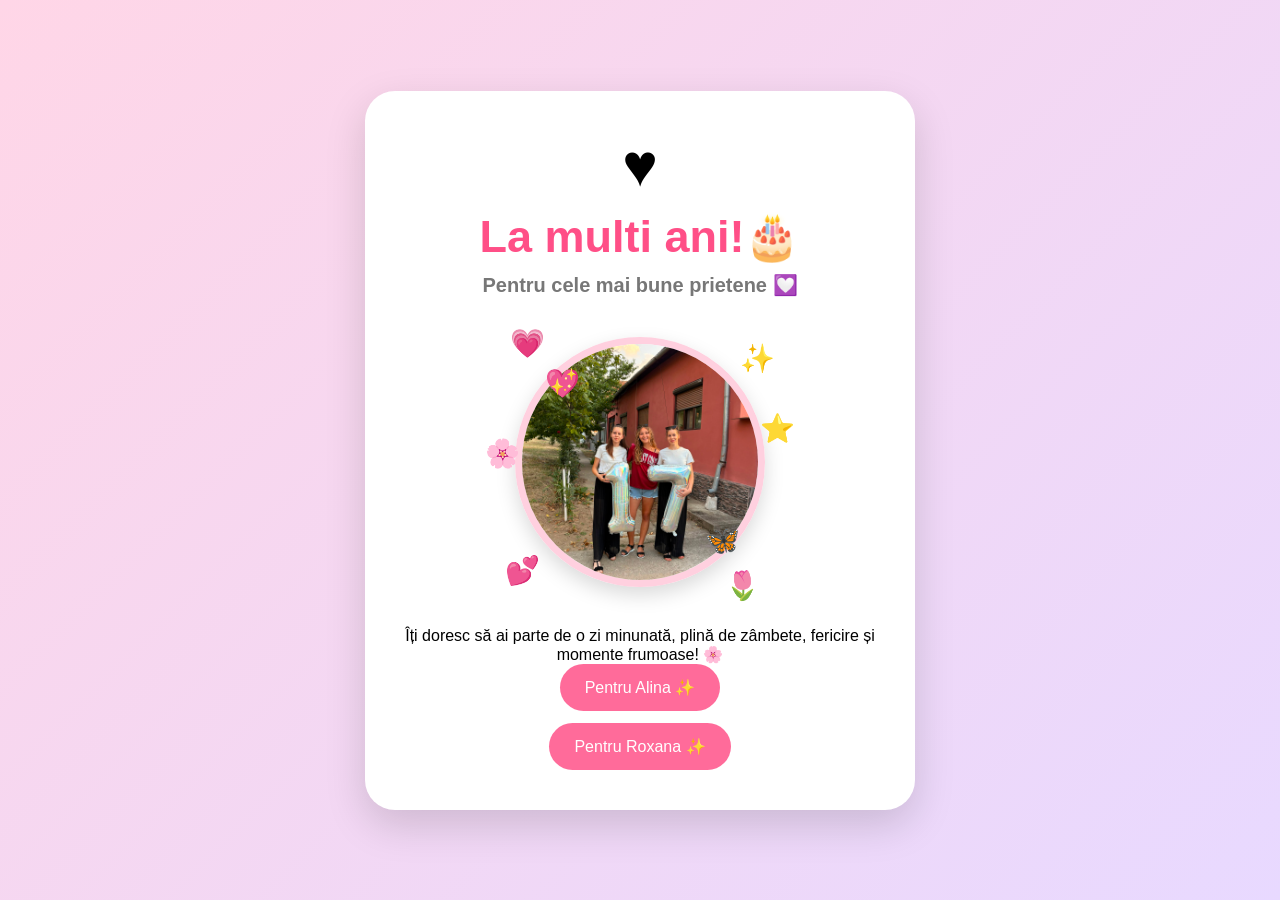
<file: index.html>
<!DOCTYPE html>
<html lang="ro">
<head>
    <meta charset="UTF-8">
    <meta name="viewport" content="width=device-width, initial-scale=1.0">
    <title>
        La multi ani!❤️
    </title>
    <link rel="stylesheet" href="style.css">
</head>
<body>
    <main class="birthday-card">
        <div class="heart">♥</div>
        <h1>La multi ani!🎂</h1>
        <h2>Pentru cele mai bune prietene 💟</h2>
       <div class="photo-container">

    <span class="floating-emoji emoji1">💗</span>
    <span class="floating-emoji emoji2">✨</span>
    <span class="floating-emoji emoji3">🌸</span>
    <span class="floating-emoji emoji4">💕</span>
    <span class="floating-emoji emoji5">🌷</span>
    <span class="floating-emoji emoji6">⭐</span>
    <span class="floating-emoji emoji7">💖</span>
    <span class="floating-emoji emoji8">🦋</span>

    <img
        src="heart/15.08.2026 (3).jpeg"
        alt="O amintire frumoasă împreună"
        class="birthday-photo"
    >

</div>
        <p class="message">
             Îți doresc să ai parte de o zi minunată,
            plină de zâmbete, fericire și momente frumoase! 🌸
        </p>
        <div class="buttons">

    <a href="mesaj_a.html" class="surprise-button">
        Pentru Alina ✨
    </a>

    <a href="mesaj_r.html" class="surprise-button">
        Pentru Roxana ✨
    </a>

</div>
        <p id="surpriseMessage"></p>
    </main>

    <script src="script.js"></script>

</body>
</html>
</file>
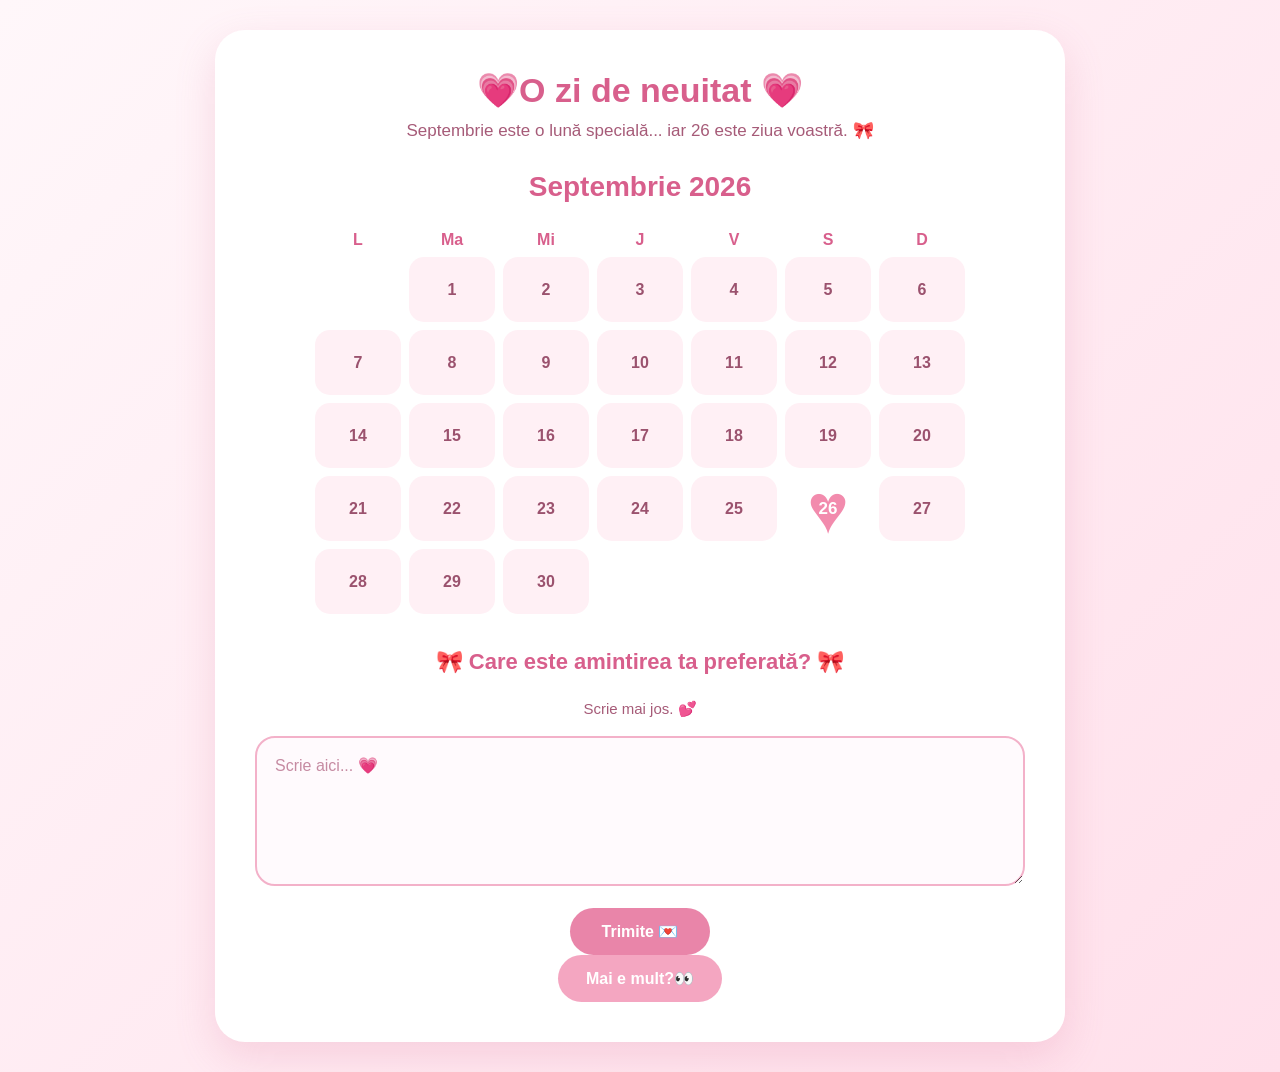
<file: 26spt.html>
<!DOCTYPE html>
<html lang="ro">

<head>
    <meta charset="UTF-8">
    <meta name="viewport" content="width=device-width, initial-scale=1.0">

    <title>26 Septembrie 💗</title>

    <link rel="stylesheet" href="style.css">
</head>

<body class="birthday-page">

    <div class="birthday-container">

        <h1>
            💗O zi de neuitat 💗
        </h1>

        <p class="birthday-intro">
            Septembrie este o lună specială... iar 26 este ziua voastră. 🎀
        </p>


        <!-- CALENDAR -->

        <div class="calendar">

            <div class="calendar-month">
                Septembrie 2026
            </div>


            <div class="weekdays">

                <div>L</div>
                <div>Ma</div>
                <div>Mi</div>
                <div>J</div>
                <div>V</div>
                <div>S</div>
                <div>D</div>

            </div>


            <div class="calendar-days">

                <!-- 1 septembrie 2026 este marți -->

                <div class="empty-day"></div>

                <div class="calendar-day">1</div>
                <div class="calendar-day">2</div>
                <div class="calendar-day">3</div>
                <div class="calendar-day">4</div>
                <div class="calendar-day">5</div>
                <div class="calendar-day">6</div>

                <div class="calendar-day">7</div>
                <div class="calendar-day">8</div>
                <div class="calendar-day">9</div>
                <div class="calendar-day">10</div>
                <div class="calendar-day">11</div>
                <div class="calendar-day">12</div>
                <div class="calendar-day">13</div>

                <div class="calendar-day">14</div>
                <div class="calendar-day">15</div>
                <div class="calendar-day">16</div>
                <div class="calendar-day">17</div>
                <div class="calendar-day">18</div>
                <div class="calendar-day">19</div>
                <div class="calendar-day">20</div>

                <div class="calendar-day">21</div>
                <div class="calendar-day">22</div>
                <div class="calendar-day">23</div>
                <div class="calendar-day">24</div>
                <div class="calendar-day">25</div>

                <!-- 26 SEPTEMBRIE -->

                <div class="calendar-day special-day">
                    <span>26</span>
                </div>

                <div class="calendar-day">27</div>

                <div class="calendar-day">28</div>
                <div class="calendar-day">29</div>
                <div class="calendar-day">30</div>

            </div>

        </div>


        <!-- FORMULAR -->

        <div class="wish-section">

            <h2>
                🎀 Care este amintirea ta preferată? 🎀
            </h2>

            <p>
                Scrie mai jos. 💕
            </p>


            <form id="wishForm">

                <textarea
                    id="wish"
                    name="wish"
                    placeholder="Scrie aici... 💗"
                    required
                ></textarea>


                <button
                    type="submit"
                    class="wish-button"
                >
                    Trimite 💌
                </button>

            </form>


            <div
                id="successMessage"
                class="success-message"
            >
                💗 Chiar sunt curioasă ce ai scris 💗
                Eu nu pot citi, dar cred ca ție îți rămâne salvat
            </div>

        </div>


        <!-- ÎNAPOI -->

        <a
            href="deschide-cand.html"
            class="music-next-button"
        >
            Mai e mult?👀
        </a>

    </div>


    <script>
const form = document.getElementById("wishForm");
const wish = document.getElementById("wish");
const successMessage = document.getElementById("successMessage");

form.addEventListener("submit", async function(event) {
    event.preventDefault();

    const text = wish.value.trim();

    if (!text) {
        return;
    }

    try {
        const response = await fetch("/api/wishes", {
            method: "POST",
            headers: {
                "Content-Type": "application/json"
            },
            body: JSON.stringify({
                wish: text
            })
        });

        if (!response.ok) {
            throw new Error("Eroare la salvare");
        }

        wish.value = "";

        successMessage.style.display = "block";

        setTimeout(() => {
            successMessage.style.display = "none";
        }, 5000);

    } catch (error) {
        alert("Nu s-a putut salva răspunsul.");
    }
});
</script>

</body>

</html>
</file>
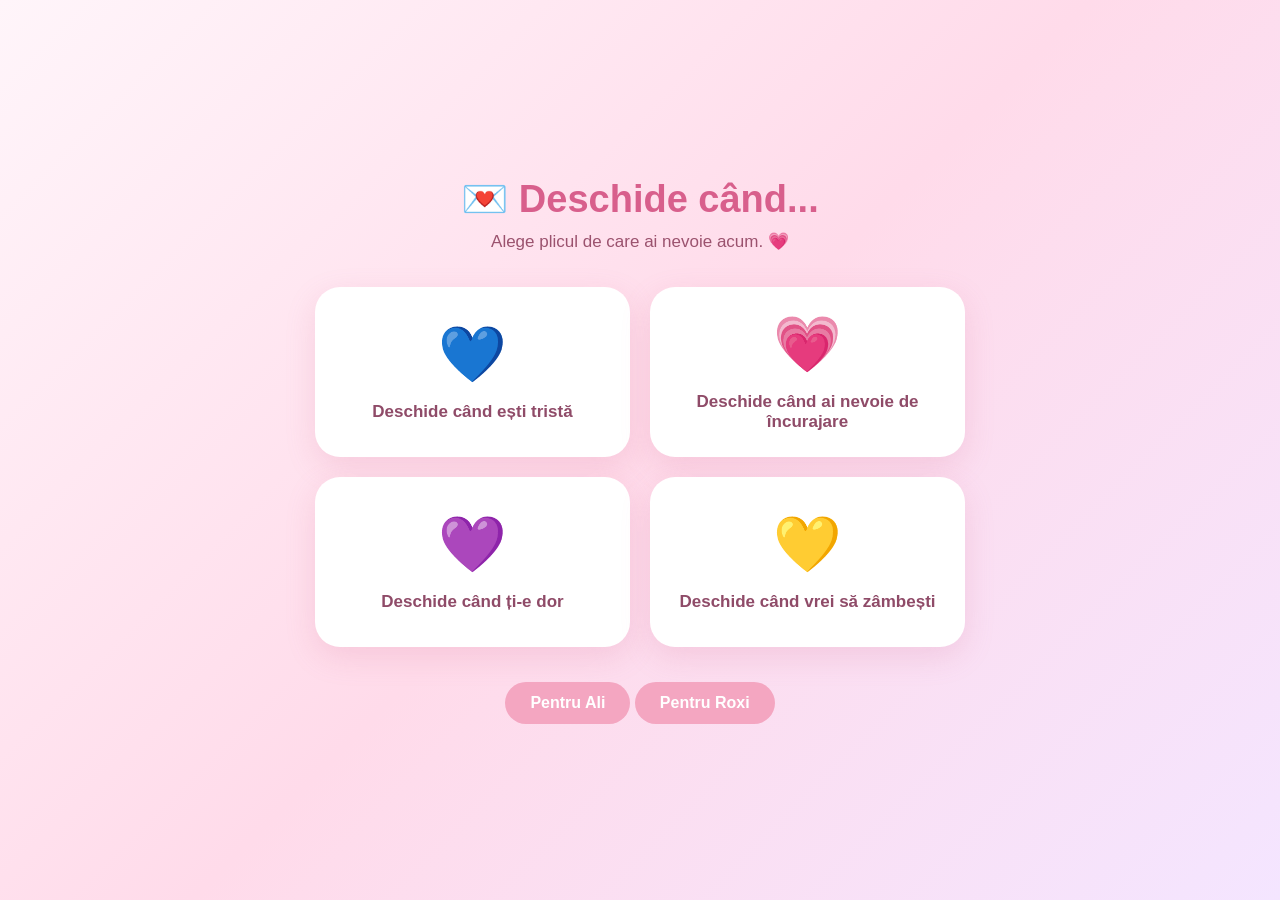
<file: deschide-cand.html>
<!DOCTYPE html>
<html lang="ro">
<head>
    <meta charset="UTF-8">
    <meta name="viewport" content="width=device-width, initial-scale=1.0">

    <title>Mai multe scrisori?</title>

    <link rel="stylesheet" href="style.css">
</head>

<body class="open-when-page">

    <div class="open-when-container">

        <h1>💌 Deschide când...</h1>

        <p class="open-when-intro">
            Alege plicul de care ai nevoie acum. 💗
        </p>

        <div class="envelopes">

            <button class="envelope" onclick="openLetter('sad')">
                <span class="envelope-icon">💙</span>
                <span>Deschide când ești tristă</span>
            </button>

            <button class="envelope" onclick="openLetter('encourage')">
                <span class="envelope-icon">💗</span>
                <span>Deschide când ai nevoie de încurajare</span>
            </button>

            <button class="envelope" onclick="openLetter('miss')">
                <span class="envelope-icon">💜</span>
                <span>Deschide când ți-e dor</span>
            </button>

            <button class="envelope" onclick="openLetter('smile')">
                <span class="envelope-icon">💛</span>
                <span>Deschide când vrei să zâmbești</span>
            </button>

        </div>

        <div id="letterModal" class="letter-modal">

            <div class="letter-content">

                <button class="close-letter" onclick="closeLetter()">
                    ×
                </button>

                <div id="letterIcon" class="letter-icon">
                    💌
                </div>

                <h2 id="letterTitle"></h2>

                <p id="letterText"></p>

            </div>

        </div>

        <a href="poveste.html" class="open-when-back">
            Pentru Ali 
        </a>
        <a href="poveste1.html" class="open-when-back">
            Pentru Roxi
        </a>

    </div>


    <script>

        const letters = {

            sad: {
                icon: "💙",
                title: "Deschide când ești tristă",
                text: "Chiar dacă acum poate nu este cea mai bună zi, vreau să îți amintești că lucrurile grele nu durează pentru totdeauna. Ia o pauză, respiră și ai grijă de tine. Și nu uita că există oameni cărora le pasă de tine. Ai încredere în tine și dacă ai nevoie de cineva lângă tine sunt aici să te sprijin, la doar un telefon distanță.💗"
            },

            encourage: {
                icon: "💗",
                title: "Deschide când ai nevoie de încurajare",
                text: "Poți mai mult decât crezi. Nu trebuie să fii perfectă și nu trebuie să ai totul rezolvat imediat. Fă un pas mic, apoi încă unul. Sunt mândră de tine pentru că încerci. Privește partea bună a lucrurilor pentru un impuls pozitiv. Să nu fi niciodată dezamăgită de tine !🌷"
            },

            miss: {
                icon: "💜",
                title: "Deschide când ți-e dor",
                text: "Dacă ți-e dor, uită-te la amintirile noastre și amintește-ți de toate momentele frumoase pe care le-am avut. Chiar dacă nu suntem mereu împreună, amintirile rămân. 💜"
            },

            smile: {
                icon: "💛",
                title: "Deschide când vrei să zâmbești",
                text: "Hei! Da, tu! 😭💗 Ai zâmbit măcar puțin? Dacă nu, mai încearcă o dată. Acesta este un reminder oficial că meriți să ai parte de zile frumoase și de multe motive să zâmbești. ✨"
            }

        };


        function openLetter(type) {

            const letter = letters[type];

            document.getElementById("letterIcon").textContent = letter.icon;

            document.getElementById("letterTitle").textContent = letter.title;

            document.getElementById("letterText").textContent = letter.text;

            document.getElementById("letterModal").classList.add("show");
        }


        function closeLetter() {

            document.getElementById("letterModal").classList.remove("show");

        }


        document.getElementById("letterModal").addEventListener("click", function(event) {

            if (event.target === this) {
                closeLetter();
            }

        });

    </script>


</body>
</html>
</file>
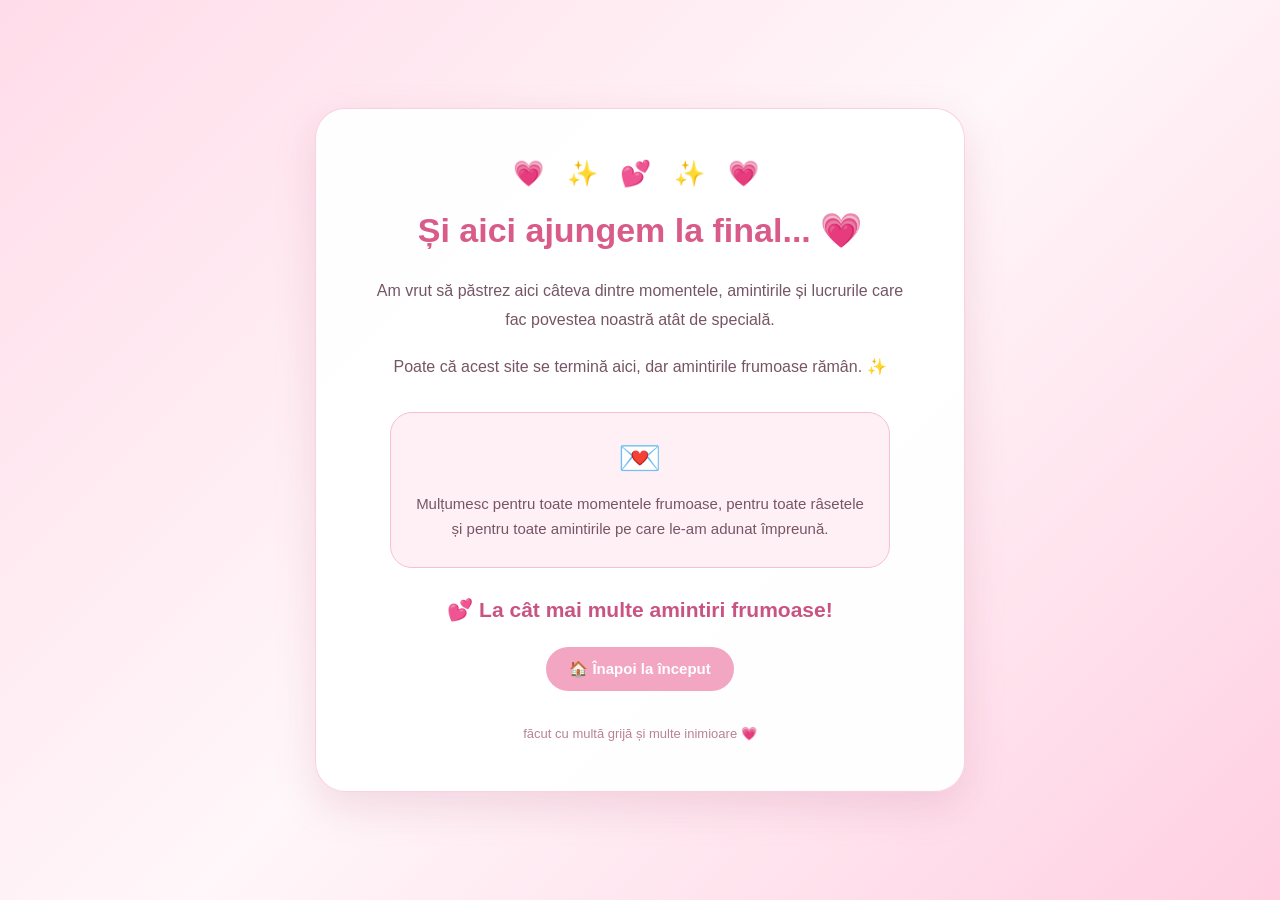
<file: final.html>
<!DOCTYPE html>
<html lang="ro">
<head>
    <meta charset="UTF-8">
    <meta name="viewport" content="width=device-width, initial-scale=1.0">

    <title>Final 💗</title>

    <link rel="stylesheet" href="style.css">
</head>

<body class="final-page">

    <div class="final-container">

        <div class="final-hearts">
            💗 ✨ 💕 ✨ 💗
        </div>

        <h1>Și aici ajungem la final... 💗</h1>

        <p class="final-text">
            Am vrut să păstrez aici câteva dintre momentele,
            amintirile și lucrurile care fac povestea noastră
            atât de specială.
        </p>

        <p class="final-text">
            Poate că acest site se termină aici,
            dar amintirile frumoase rămân. ✨
        </p>

        <div class="final-message">

            <span>💌</span>

            <p>
                Mulțumesc pentru toate momentele frumoase,
                pentru toate râsetele și pentru toate amintirile
                pe care le-am adunat împreună.
            </p>

        </div>

        <h2>
            💕 La cât mai multe amintiri frumoase!
        </h2>

        <div class="final-buttons">

            <a href="index.html" class="final-button">
                🏠 Înapoi la început
            </a>

        </div>

        <p class="final-signature">
            făcut cu multă grijă și multe inimioare 💗
        </p>

    </div>

</body>
</html>
</file>
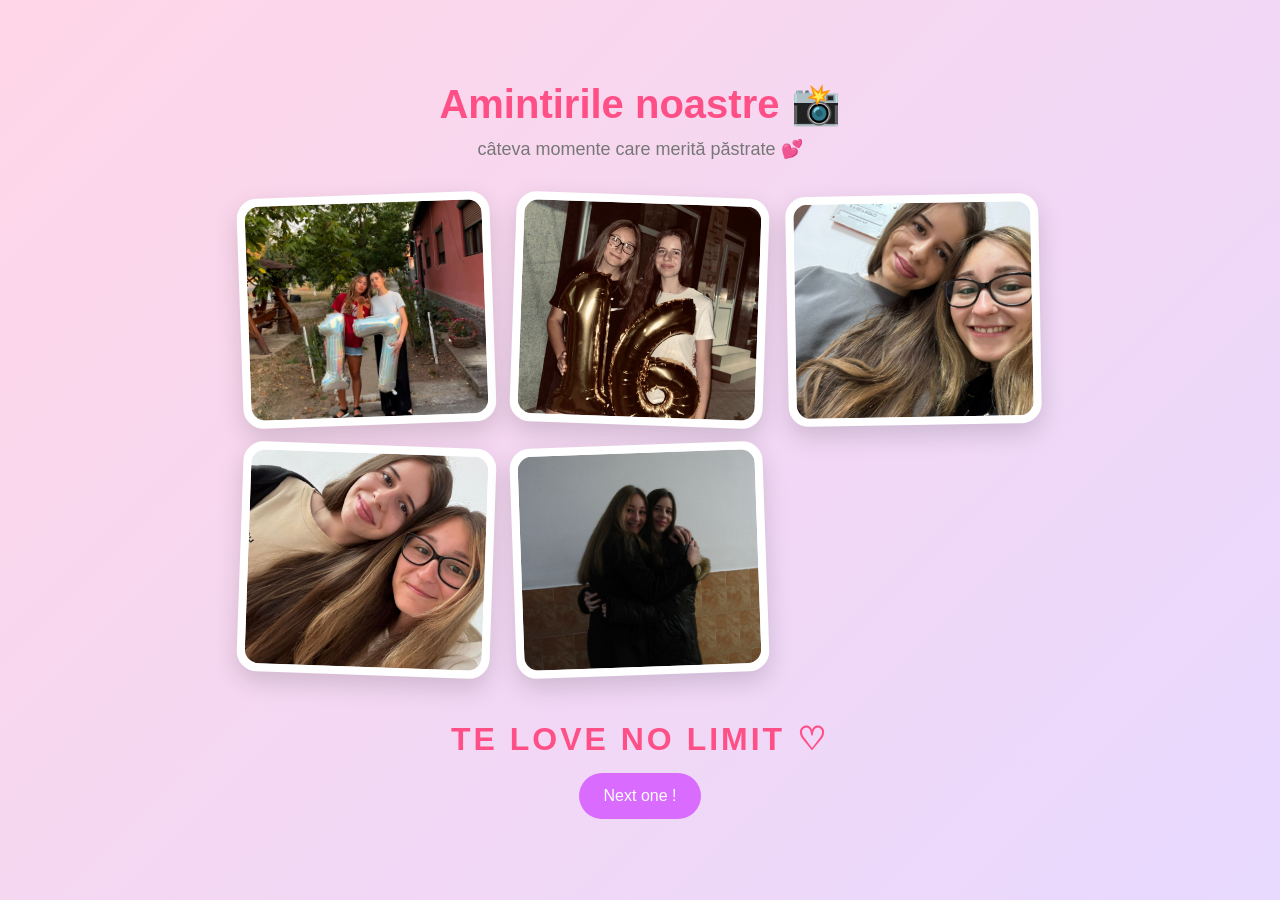
<file: galerie.html>
<!DOCTYPE html>
<html lang="ro">

<head>

    <meta charset="UTF-8">

    <meta name="viewport" content="width=device-width, initial-scale=1.0">

    <title>Amintirile noastre 💗</title>

    <link rel="stylesheet" href="style.css">

</head>


<body>

    <main class="gallery-page">

        <h1>Amintirile noastre 📸</h1>

        <p class="gallery-subtitle">
            câteva momente care merită păstrate 💕
        </p>


        <div class="photo-grid">

            <div class="photo photo1">
                <img src="heart/15.08.2026 (13).jpeg" alt="Amintire">
            </div>

            <div class="photo photo2">
                <img src="heart/noi.jpeg" alt="Amintire">
            </div>

            <div class="photo photo3">
                <img src="heart/03.03.2026.jpeg" alt="Amintire">
            </div>

            <div class="photo photo4">
                <img src="heart/21.04.2026.jpeg" alt="Amintire">
            </div>

            <div class="photo photo5">
                <img src="heart/02.02.2026.jpeg" alt="Amintire">
            </div>

        </div>


        <div class="love-text">
            TE LOVE NO LIMIT ♡
        </div>


       <a href="muzica.html" class="music-page-button">
            Next one ! 
        </a>

      
    </main>

</body>

</html>
</file>
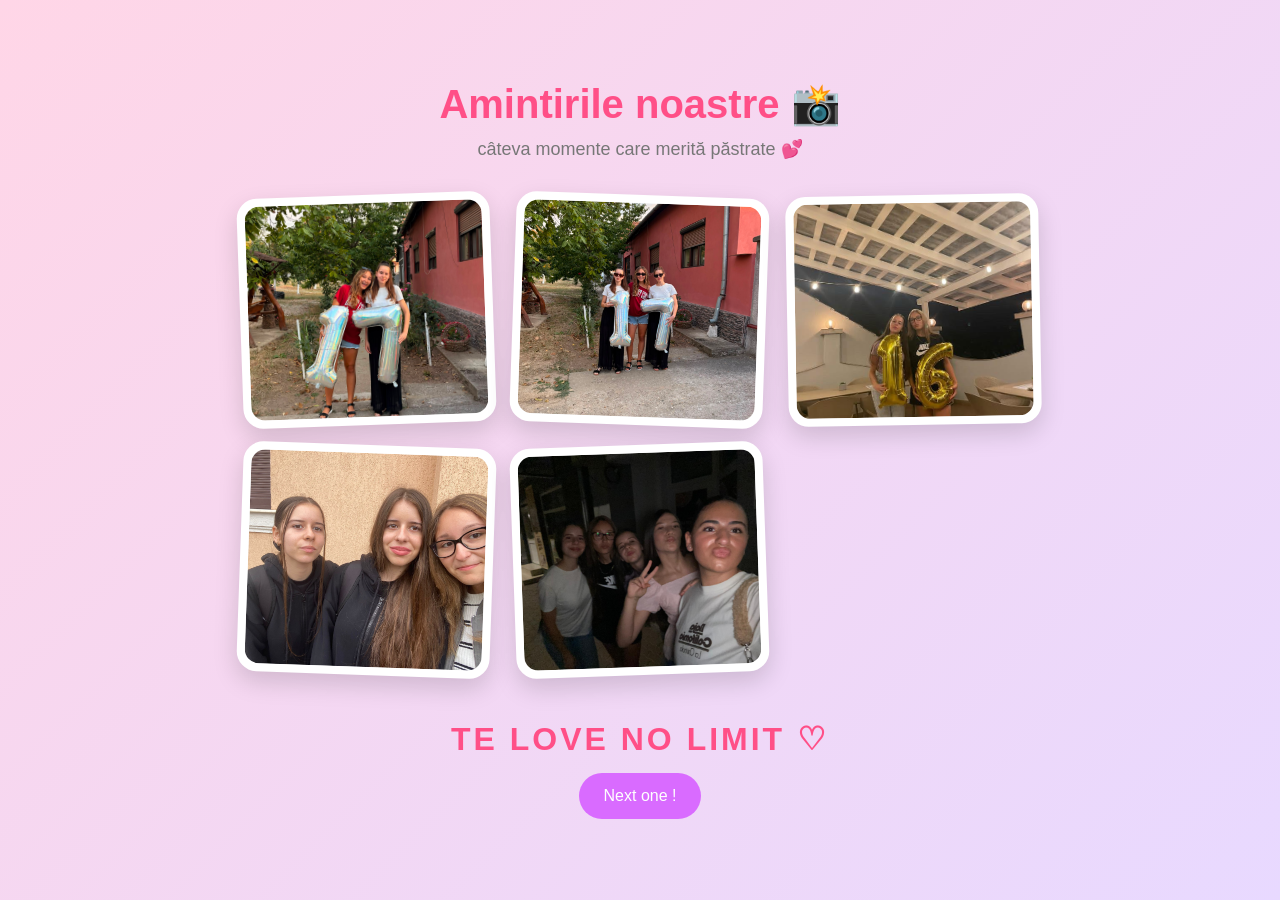
<file: galerie1.html>
<!DOCTYPE html>
<html lang="ro">

<head>

    <meta charset="UTF-8">

    <meta name="viewport" content="width=device-width, initial-scale=1.0">

    <title>Amintirile noastre 💗</title>

    <link rel="stylesheet" href="style.css">

</head>


<body>

    <main class="gallery-page">

        <h1>Amintirile noastre 📸</h1>

        <p class="gallery-subtitle">
            câteva momente care merită păstrate 💕
        </p>


        <div class="photo-grid">

            <div class="photo photo1">
                <img src="heart/15.08.2026 (11).jpeg" alt="Amintire">
            </div>

            <div class="photo photo2">
                <img src="heart/15.08.2026 (5).jpeg" alt="Amintire">
            </div>

            <div class="photo photo3">
                <img src="heart/21.08.2025 2.jpeg" alt="Amintire">
            </div>

            <div class="photo photo4">
                <img src="heart/13.10.2025 3.jpeg" alt="Amintire">
            </div>

            <div class="photo photo5">
                <img src="heart/21.08.2025.jpeg" alt="Amintire">
            </div>

        </div>


        <div class="love-text">
            TE LOVE NO LIMIT ♡
        </div>


        <a href="muzica.html" class="music-page-button">
           Next one ! 
        </a>
    </main>

</body>

</html>
</file>
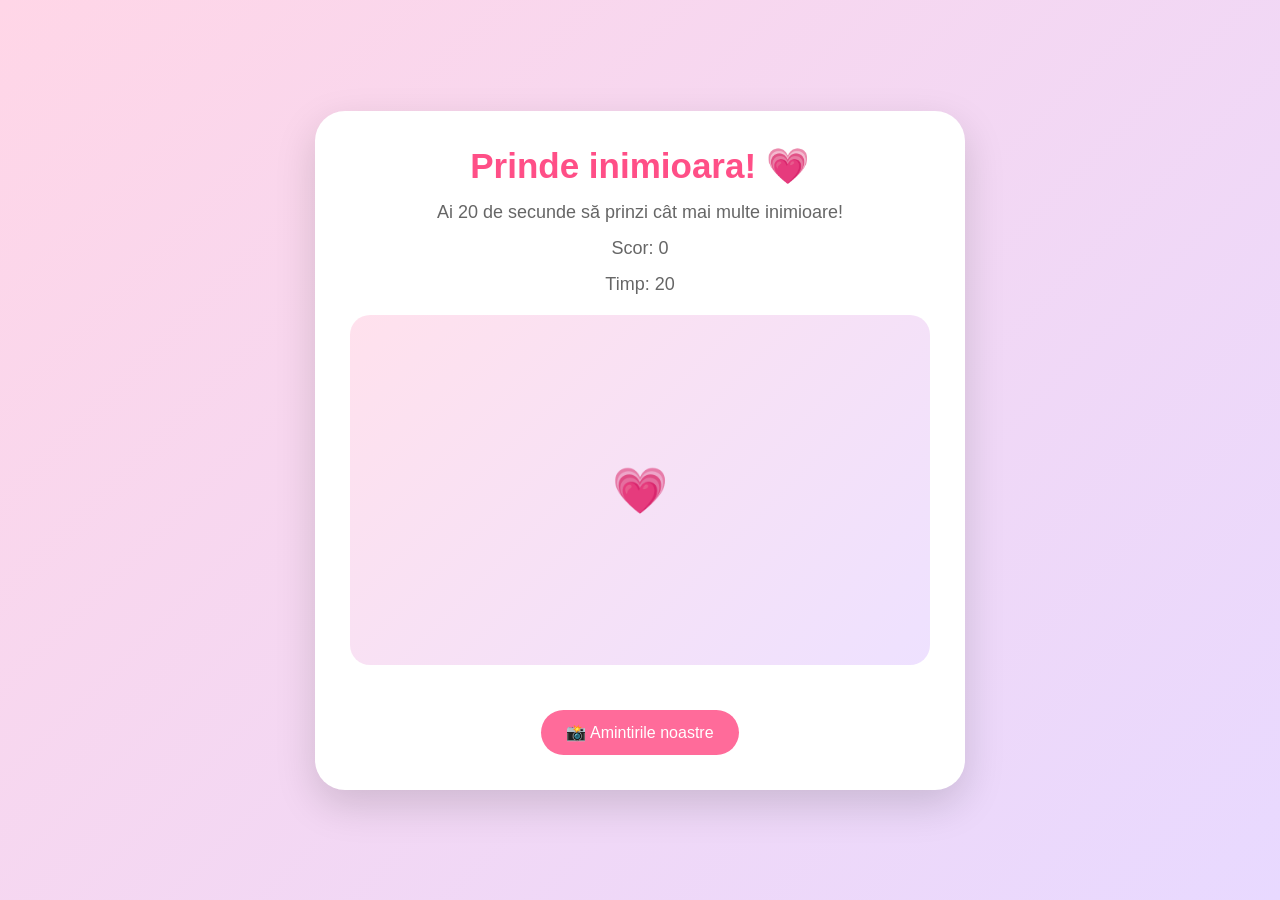
<file: joc.html>
<!DOCTYPE html>
<html lang="ro">

<head>
    <meta charset="UTF-8">
    <meta name="viewport" content="width=device-width, initial-scale=1.0">

    <title>Jucăm un joc acum 💗</title>

    <link rel="stylesheet" href="style.css">
</head>

<body>

    <main class="game-card">

        <h1>Prinde inimioara! 💗</h1>

        <p>
            Ai 20 de secunde să prinzi cât mai multe inimioare!
        </p>

        <p>
            Scor: <span id="score">0</span>
        </p>

        <p>
            Timp: <span id="time">20</span>
        </p>

        <div id="game-area">

            <button id="heart">
                💗
            </button>

        </div>

        <p id="game-message"></p>

       <a href="galerie.html" class="gallery-button">
            📸 Amintirile noastre
        </a>

    </main>


    <script>

        const heart = document.getElementById("heart");
        const scoreText = document.getElementById("score");
        const timeText = document.getElementById("time");
        const gameMessage = document.getElementById("game-message");

        let score = 0;
        let time = 20;
        let gameStarted = false;
        let gameOver = false;


        heart.addEventListener("click", function () {

            if (gameOver) {
                return;
            }

            if (!gameStarted) {
                gameStarted = true;

                startTimer();
            }

            score++;

            scoreText.textContent = score;

            moveHeart();

        });


        function moveHeart() {

            const area = document.getElementById("game-area");

            const maxX = area.clientWidth - heart.offsetWidth;
            const maxY = area.clientHeight - heart.offsetHeight;

            const randomX = Math.random() * maxX;
            const randomY = Math.random() * maxY;

            heart.style.left = randomX + "px";
            heart.style.top = randomY + "px";

        }


        function startTimer() {

            const timer = setInterval(function () {

                time--;

                timeText.textContent = time;


                if (time <= 0) {

                    clearInterval(timer);

                    gameOver = true;

                    heart.style.display = "none";

                    gameMessage.textContent =
                        "Ai prins " + score + " inimioare! 💗✨";

                }

            }, 1000);

        }

    </script>

</body>

</html>
</file>
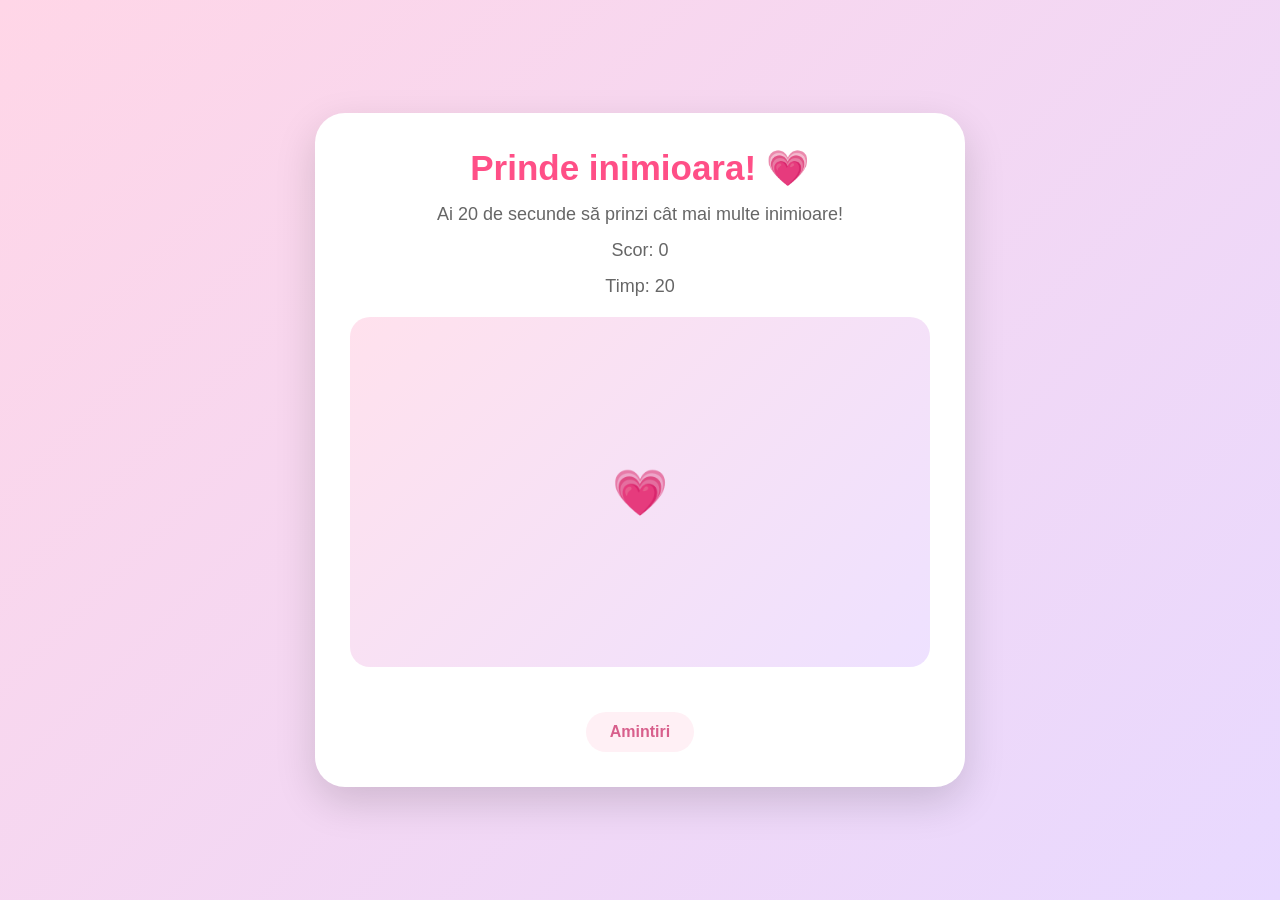
<file: joc1.html>
<!DOCTYPE html>
<html lang="ro">

<head>
    <meta charset="UTF-8">
    <meta name="viewport" content="width=device-width, initial-scale=1.0">

    <title>Joc pentru tine 💗</title>

    <link rel="stylesheet" href="style.css">
</head>

<body>

    <main class="game-card">

        <h1>Prinde inimioara! 💗</h1>

        <p>
            Ai 20 de secunde să prinzi cât mai multe inimioare!
        </p>

        <p>
            Scor: <span id="score">0</span>
        </p>

        <p>
            Timp: <span id="time">20</span>
        </p>

        <div id="game-area">

            <button id="heart">
                💗
            </button>

        </div>

        <p id="game-message"></p>

        <a href="galerie1.html" class="back-button">
            Amintiri 
        </a>

    </main>


    <script>

        const heart = document.getElementById("heart");
        const scoreText = document.getElementById("score");
        const timeText = document.getElementById("time");
        const gameMessage = document.getElementById("game-message");

        let score = 0;
        let time = 20;
        let gameStarted = false;
        let gameOver = false;


        heart.addEventListener("click", function () {

            if (gameOver) {
                return;
            }

            if (!gameStarted) {
                gameStarted = true;

                startTimer();
            }

            score++;

            scoreText.textContent = score;

            moveHeart();

        });


        function moveHeart() {

            const area = document.getElementById("game-area");

            const maxX = area.clientWidth - heart.offsetWidth;
            const maxY = area.clientHeight - heart.offsetHeight;

            const randomX = Math.random() * maxX;
            const randomY = Math.random() * maxY;

            heart.style.left = randomX + "px";
            heart.style.top = randomY + "px";

        }


        function startTimer() {

            const timer = setInterval(function () {

                time--;

                timeText.textContent = time;


                if (time <= 0) {

                    clearInterval(timer);

                    gameOver = true;

                    heart.style.display = "none";

                    gameMessage.textContent =
                        "Ai prins " + score + " inimioare! 💗✨";

                }

            }, 1000);

        }

    </script>

</body>

</html>
</file>
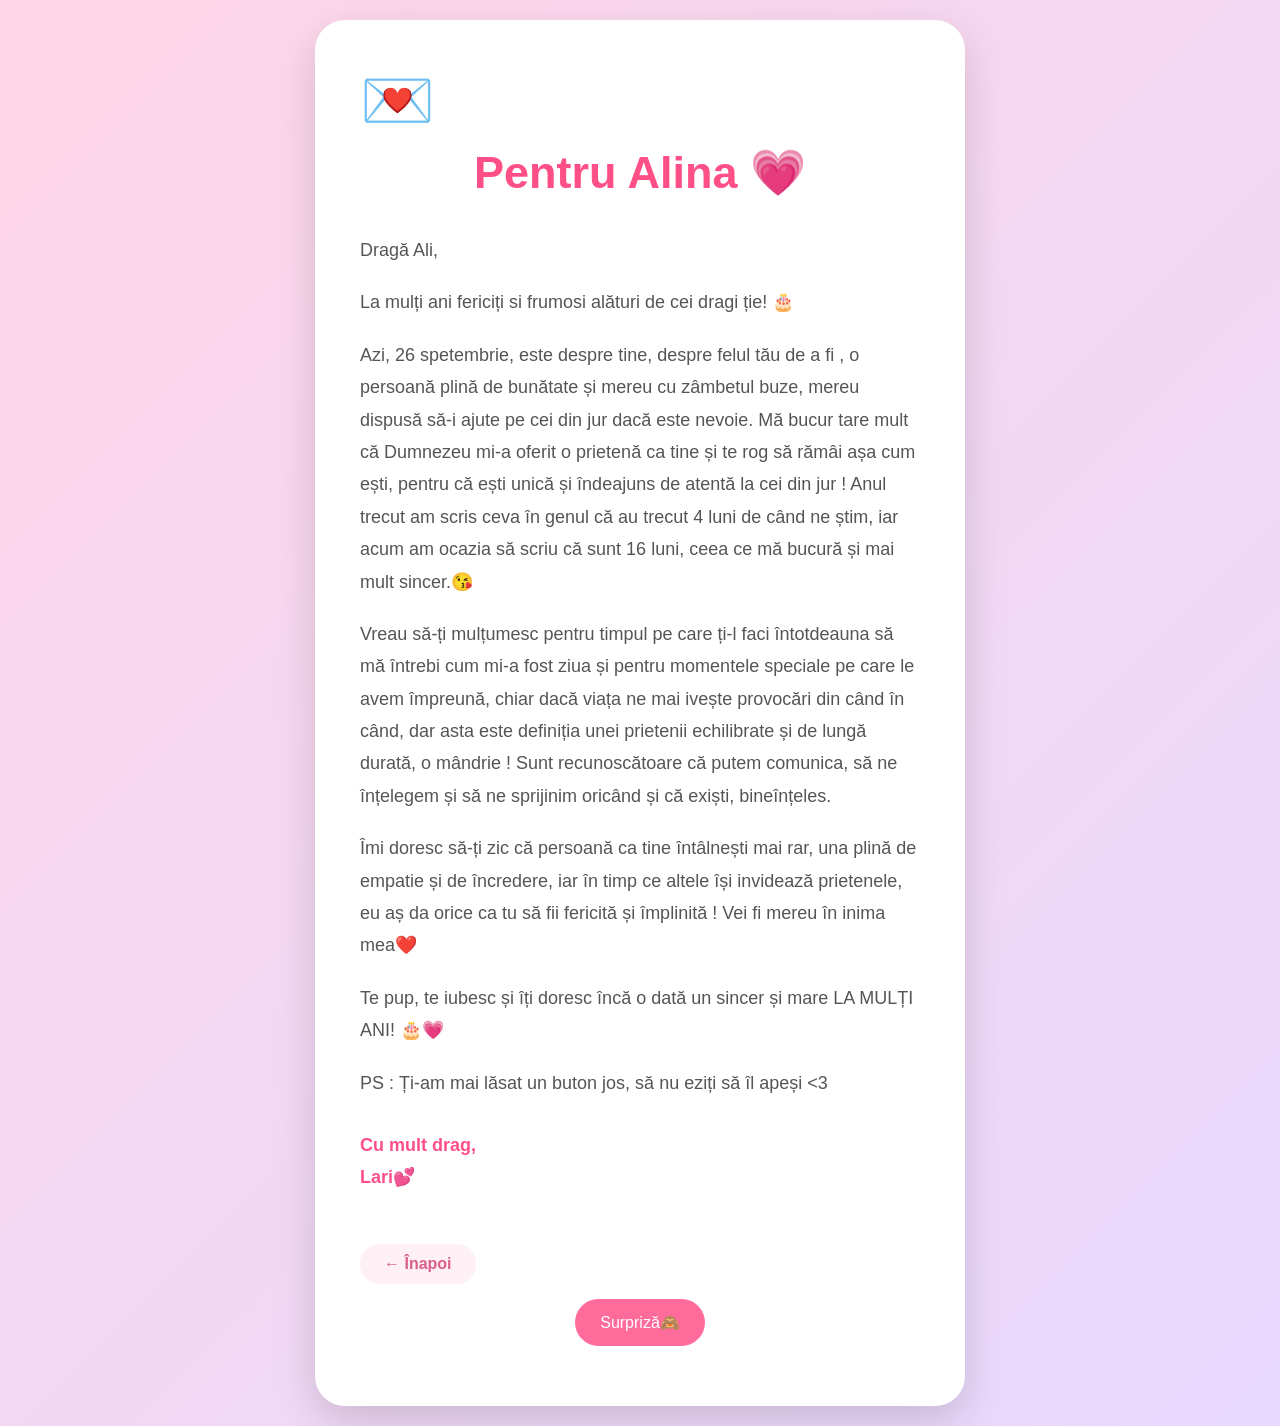
<file: mesaj_a.html>
<!DOCTYPE html>
<html lang="ro">

<head>

    <meta charset="UTF-8">

    <meta name="viewport" content="width=device-width, initial-scale=1.0">

    <title>Pentru tine 💌</title>

    <link rel="stylesheet" href="style.css">

</head>


<body>

    <main class="letter">

        <div class="heart">
            💌
        </div>


        <h1>
            Pentru Alina 💗
        </h1>


        <p>
            Dragă Ali,
        </p>


        <p>
            La mulți ani fericiți si frumosi alături de cei dragi ție! 🎂
        </p>


        <p>
            Azi, 26 spetembrie, este despre tine, despre felul tău de a fi , o persoană plină de bunătate și mereu cu zâmbetul
            buze, mereu dispusă să-i ajute pe cei din jur dacă este nevoie. Mă bucur tare mult că Dumnezeu mi-a oferit o prietenă
            ca tine și te rog să rămâi așa cum ești, pentru că ești unică și îndeajuns de atentă la cei din jur ! Anul trecut am scris ceva
            în genul că au trecut 4 luni de când ne știm, iar acum am ocazia să scriu că sunt 16 luni, ceea ce mă bucură și mai mult sincer.😘
        </p>


        <p>
            Vreau să-ți mulțumesc pentru timpul pe care ți-l faci întotdeauna să mă întrebi cum mi-a fost ziua și pentru momentele
            speciale pe care le avem împreună, chiar dacă viața ne mai ivește provocări din când în când, dar asta este definiția
            unei prietenii echilibrate și de lungă durată, o mândrie ! Sunt recunoscătoare că putem comunica, să ne înțelegem și să
            ne sprijinim oricând și că exiști, bineînțeles.
        </p>


        <p>
            Îmi doresc să-ți zic că persoană ca tine întâlnești mai rar, una plină de empatie și de încredere, iar în timp ce altele
            își invidează prietenele, eu aș da orice ca tu să fii fericită și împlinită ! Vei fi mereu în inima mea❤️
        </p>


        <p>
            Te pup, te iubesc și îți doresc încă o dată
            un sincer și mare LA MULȚI ANI! 🎂💗
        </p>

        <p>
         PS : Ți-am mai lăsat un buton jos, să nu eziți să îl apeși <3
        </p>


        <p class="signature">
            Cu mult drag,<br>
            Lari💕
        </p>


        <a href="index.html" class="back-button">
            ← Înapoi
        </a>

        <a href="joc.html" class="game-button">
            Surpriză🙈
        </a>

    </main>

</body>

</html>
</file>
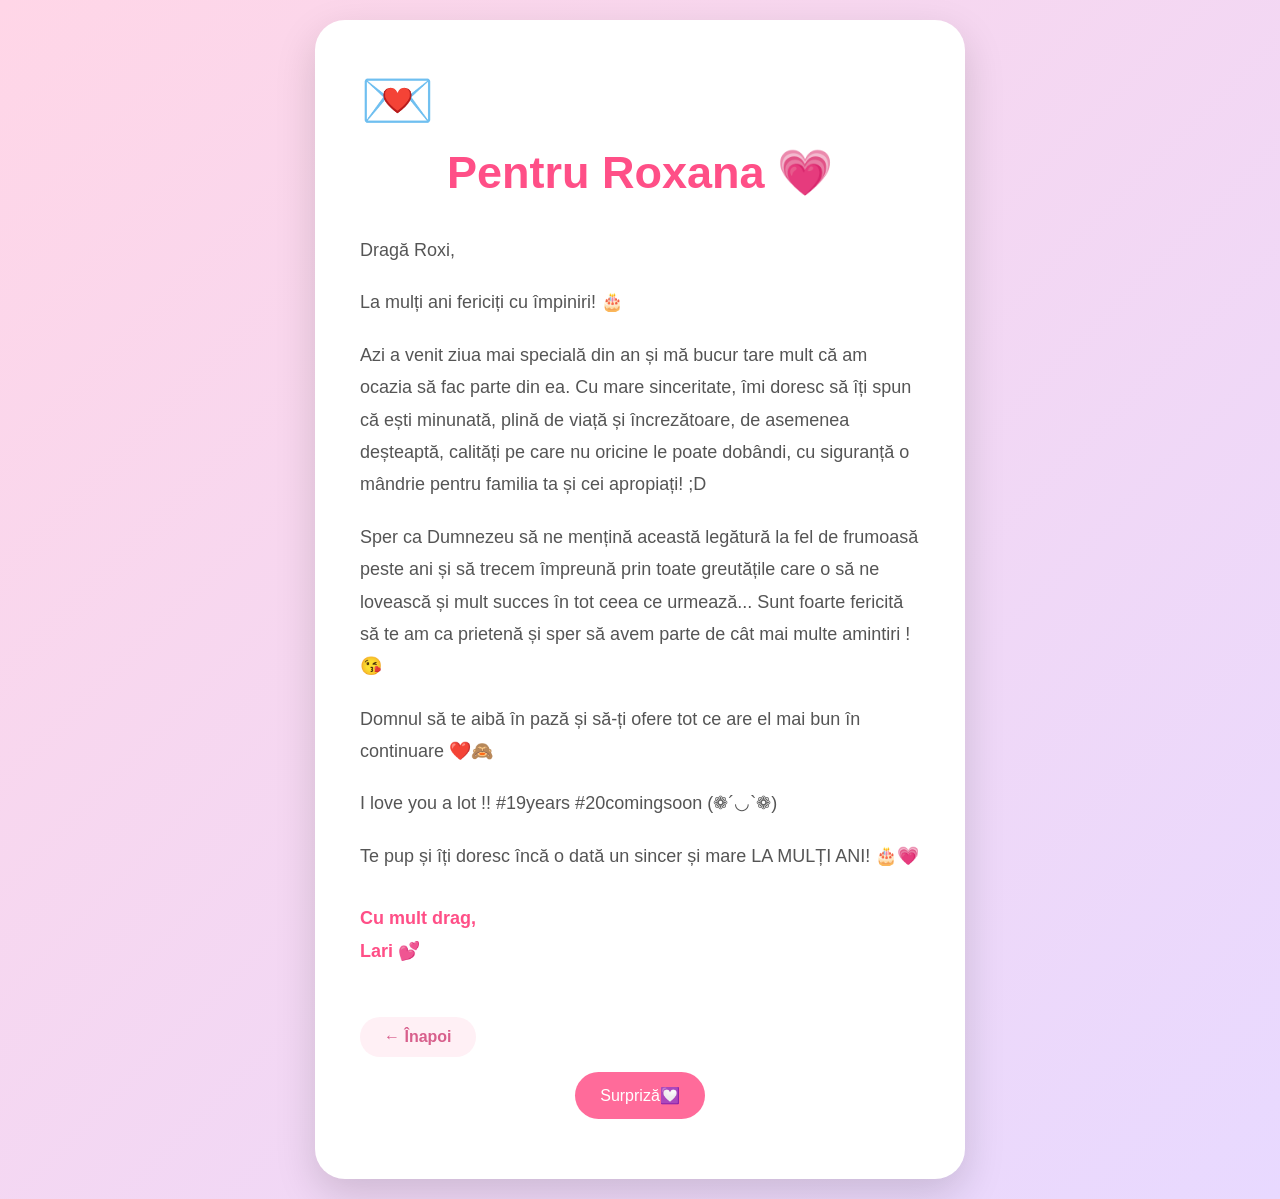
<file: mesaj_r.html>
<!DOCTYPE html>
<html lang="ro">

<head>

    <meta charset="UTF-8">

    <meta name="viewport" content="width=device-width, initial-scale=1.0">

    <title>Pentru tine 💌</title>

    <link rel="stylesheet" href="style.css">

</head>


<body>

    <main class="letter">

        <div class="heart">
            💌
        </div>


        <h1>
            Pentru Roxana 💗
        </h1>


        <p>
            Dragă Roxi,
        </p>


        <p>
            La mulți ani fericiți cu împiniri! 🎂
        </p>


        <p>
            Azi a venit ziua mai specială din an și mă bucur tare mult 
            că am ocazia să fac parte din ea. Cu mare sinceritate, îmi doresc
            să îți spun că ești minunată, plină de viață și încrezătoare,
            de asemenea deșteaptă, calități pe care nu oricine le poate 
            dobândi, cu siguranță o mândrie pentru familia ta și cei apropiați! ;D 

        </p>


        <p>
            Sper ca Dumnezeu să ne mențină această legătură la fel de frumoasă
            peste ani și să trecem împreună prin toate greutățile care o să ne lovească
            și mult succes în tot ceea ce urmează... Sunt foarte fericită să te am ca prietenă
            și sper să avem parte de cât mai multe amintiri !😘
        </p>


        <p>
            Domnul să te aibă în pază și să-ți ofere tot ce are el mai bun
            în continuare ❤️🙈
        </p>
        <p> I love you a lot !! 
            #19years #20comingsoon (❁´◡`❁)
        </p>


        <p>
            Te pup și îți doresc încă o dată
            un sincer și mare LA MULȚI ANI! 🎂💗
        </p>


        <p class="signature">
            Cu mult drag,<br>
            Lari 💕
        </p>


        <a href="index.html" class="back-button">
            ← Înapoi
        </a>

        <a href="joc1.html" class="game-button">
            Surpriză💟
        </a>

    </main>

</body>

</html>
</file>
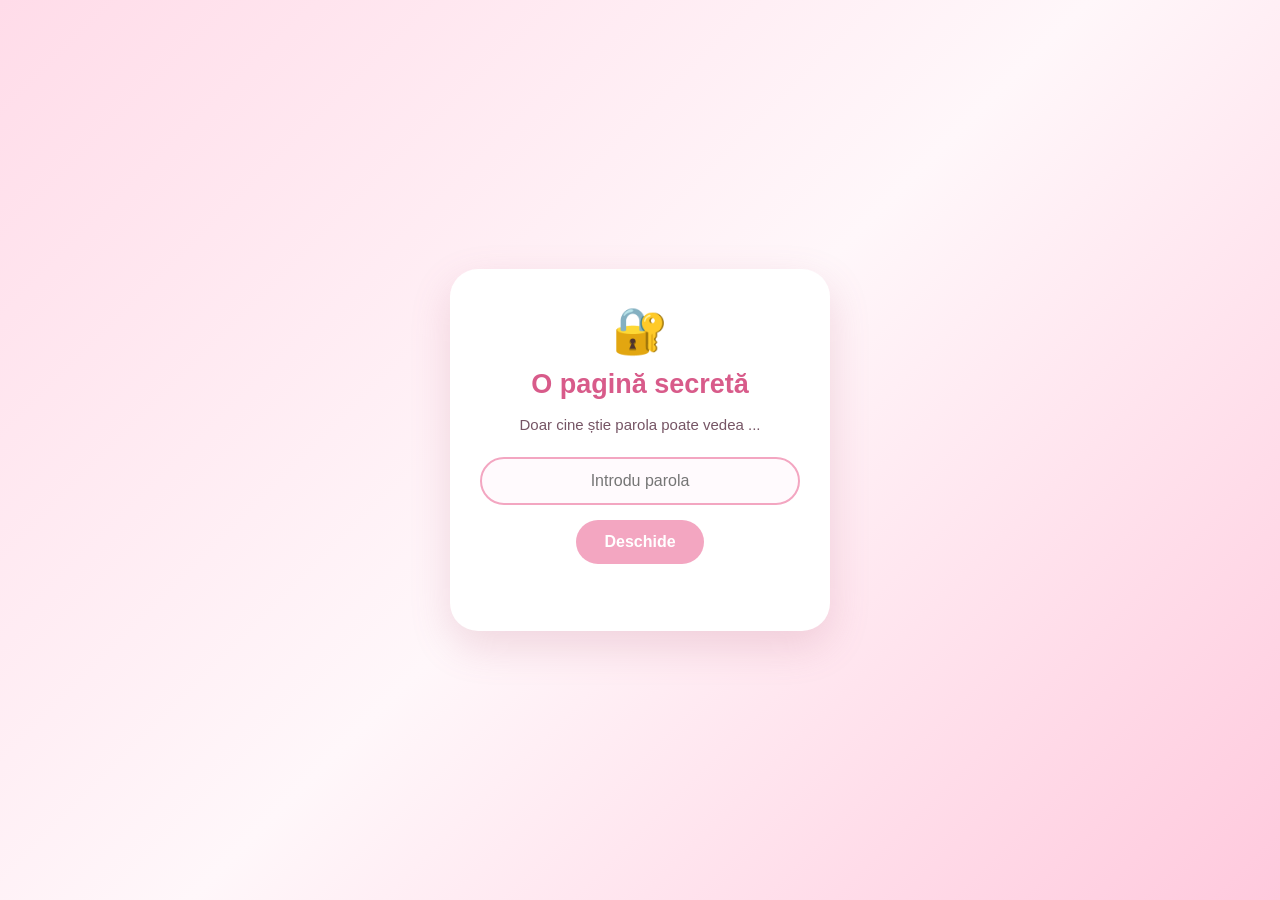
<file: poveste.html>
<!DOCTYPE html>
<html lang="ro">
<head>
    <meta charset="UTF-8">
    <meta name="viewport" content="width=device-width, initial-scale=1.0">

    <title>👀</title>

    <link rel="stylesheet" href="style.css">
</head>

<body class="story-page">

    <!-- ECRANUL CU PAROLA -->
    <div id="password-screen" class="password-screen">

        <div class="password-box">

            <div class="password-heart">🔐</div>

            <h1>O pagină secretă </h1>

            <p>
                Doar cine știe parola poate vedea ...
            </p>

            <input
                type="password"
                id="password-input"
                placeholder="Introdu parola"
                autocomplete="off"
            >

            <button id="password-button">
                Deschide 
            </button>

            <p id="password-error"></p>

        </div>

    </div>


    <!-- TOATĂ POVESTEA ESTE ASCUNSĂ -->
    <div id="story-content" class="story-content-hidden">

        <div class="story-container">

            <h1>Amintiri iar</h1>

            <p class="story-intro">
                Unele amintiri merită păstrate pentru totdeauna...
            </p>


            <div class="timeline">


                <!-- MOMENTUL 1 -->

                <div class="timeline-item">

                    <div class="timeline-dot">💕</div>

                    <div class="timeline-card">

                        <p class="timeline-date">
                            04.06.2026
                        </p>

                        <h2>
                            Ziua în care am vorbit prima dată
                        </h2>

                        <img
                            src="heart/lari si alina.jpeg"
                            alt="Amintire"
                            class="timeline-photo"
                        >

                        <p>
                            Nu am o poză de atunci, dar pun asta pt ca a fost prima
                            poza a noastra si ramane pentru totdeauna in suflet.
                        </p>

                    </div>

                </div>


                <!-- MOMENTUL 2 -->

                <div class="timeline-item">

                    <div class="timeline-dot">📸</div>

                    <div class="timeline-card">

                        <p class="timeline-date">
                            15.09.2025
                        </p>

                        <h2>
                            Prima poză de când a început școala
                        </h2>

                        <img
                            src="heart/15.09.2025.jpeg"
                            alt="Amintire"
                            class="timeline-photo"
                        >

                        <p>
                            Zi de nota 10, încă mai aveam 9 luni de stat împreună 
                            pe la școală, aș vrea și acum să mai stăm 😅
                        </p>

                    </div>

                </div>


                <!-- MOMENTUL 3 -->

                <div class="timeline-item">

                    <div class="timeline-dot">✨</div>

                    <div class="timeline-card">

                        <p class="timeline-date">
                            02.02.2026
                        </p>

                        <h2>
                            Legătură de păstrat :)
                        </h2>

                        <img
                            src="heart/02.02.2026.jpeg"
                            alt="Amintire"
                            class="timeline-photo"
                        >

                        <p>
                            Am început să fim din ce în ce mai apropiate și încrederea
                            creștea din ce în ce mai mult, la fel și fericirea. Orice
                            moment era prețuit ✨
                        </p>

                    </div>

                </div>


                <!-- MOMENTUL 4 -->

                <div class="timeline-item">

                    <div class="timeline-dot">😂</div>

                    <div class="timeline-card">

                        <p class="timeline-date">
                           12.03.2026
                        </p>

                        <h2>
                            Șofer nou în trafic 🙂‍↕️
                        </h2>

                        <img
                            src="heart/12.03.2026.jpeg"
                            alt="Amintire"
                            class="timeline-photo"
                        >

                        <p>
                            Una dintre cele mai frumoase zile, cu amintiri de neuitat, fericire
                            pe măsură, la fel și șoferița 🙈
                        </p>

                    </div>

                </div>


                <!-- MOMENTUL 5 -->

                <div class="timeline-item">

                    <div class="timeline-dot">🎀</div>

                    <div class="timeline-card">

                        <p class="timeline-date">
                            04.06.2026
                        </p>

                        <h2>
                            Last day in highschool
                        </h2>

                        <img
                            src="heart/04.06.2026 (2).jpeg"
                            alt="Amintire"
                            class="timeline-photo"
                        >

                        <p>
                            Un moment emoționant, cu lacrimi de fericire și de tristețe
                            dar frumos, de prețuit 🥲
                        </p>

                    </div>

                </div>


                <!-- FINAL -->

                <div class="timeline-end">

                    <div class="timeline-dot">💗</div>

                    <h2>
                        Dar amintirile nu se termină aici...
                    </h2>

                    <p>
                        Emoția pe care am vrut să o transmit a fost entuziasmul că
                        am o persoană care să facă despărțirile grele, dar care îți este sprijin
                        în continuare, indiferent de obstacolele impuse de viață !💟
                    </p>

                </div>

            </div>


           

        </div>

    </div>


    <script>

        const parolaCorecta = "1234";

        const passwordScreen = document.getElementById("password-screen");
        const storyContent = document.getElementById("story-content");
        const passwordInput = document.getElementById("password-input");
        const passwordButton = document.getElementById("password-button");
        const passwordError = document.getElementById("password-error");


        function verificaParola() {

            if (passwordInput.value === parolaCorecta) {

                // ascunde complet ecranul cu parola
                passwordScreen.style.display = "none";

                // afișează povestea
                storyContent.classList.remove("story-content-hidden");
                storyContent.classList.add("story-content-visible");

            } else {

                passwordError.textContent = "Parola este greșită 💔";

                passwordInput.value = "";
                passwordInput.focus();
            }
        }


        passwordButton.addEventListener("click", verificaParola);


        passwordInput.addEventListener("keydown", function(event) {

            if (event.key === "Enter") {
                verificaParola();
            }

        });

    </script>

    <a href="final.html" class="music-next-button">
        💗 Ultima pagină
    </a>

</body>
</html>
</file>
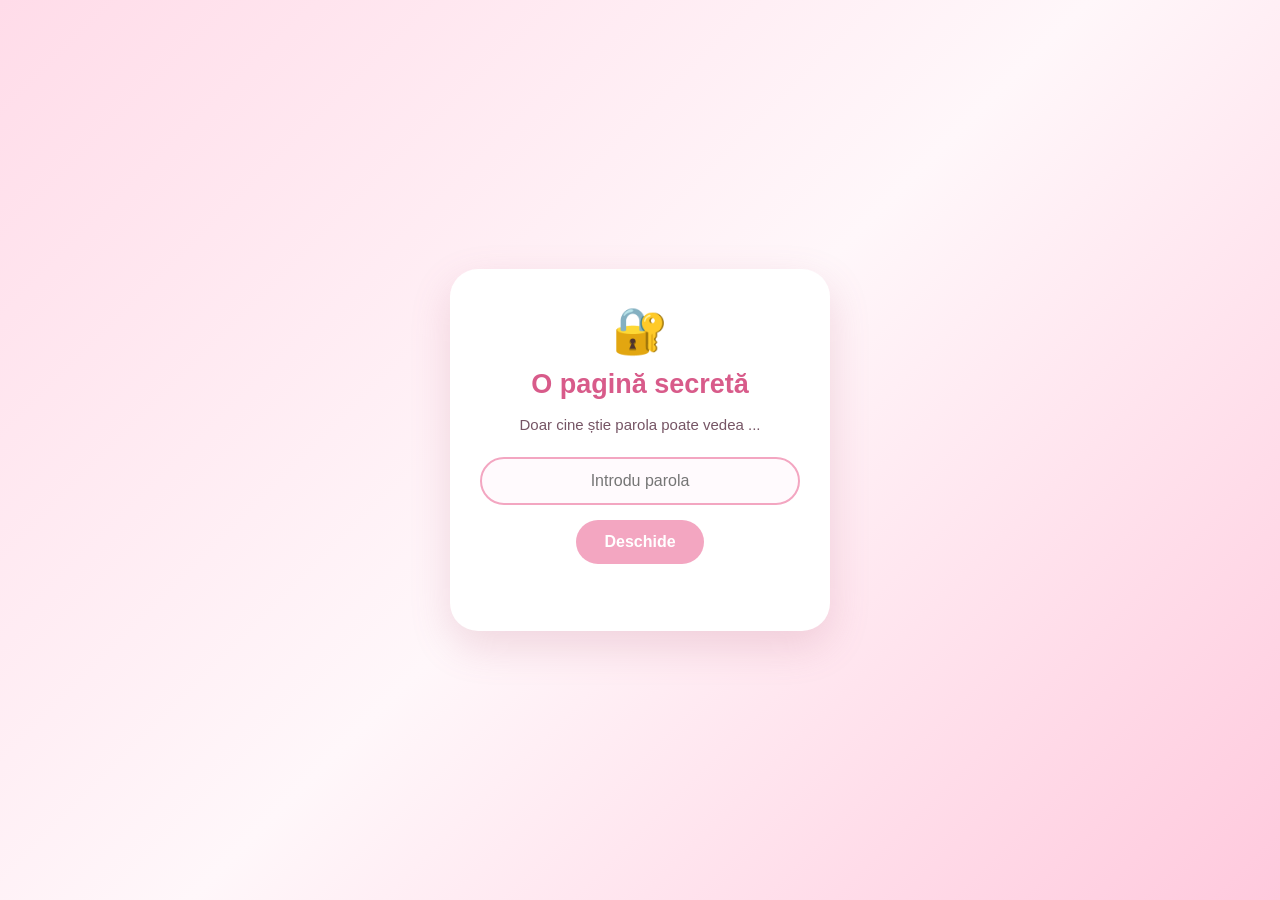
<file: poveste1.html>
<!DOCTYPE html>
<html lang="ro">
<head>
    <meta charset="UTF-8">
    <meta name="viewport" content="width=device-width, initial-scale=1.0">

    <title>👀</title>

    <link rel="stylesheet" href="style.css">
</head>

<body class="story-page">

    <!-- ECRANUL CU PAROLA -->
    <div id="password-screen" class="password-screen">

        <div class="password-box">

            <div class="password-heart">🔐</div>

            <h1>O pagină secretă </h1>

            <p>
                Doar cine știe parola poate vedea ...
            </p>

            <input
                type="password"
                id="password-input"
                placeholder="Introdu parola"
                autocomplete="off"
            >

            <button id="password-button">
                Deschide 
            </button>

            <p id="password-error"></p>

        </div>

    </div>


    <!-- TOATĂ POVESTEA ESTE ASCUNSĂ -->
    <div id="story-content" class="story-content-hidden">

        <div class="story-container">

            <h1>Amintiri iar</h1>

            <p class="story-intro">
                Unele amintiri merită păstrate pentru totdeauna...
            </p>


            <div class="timeline">


                <!-- MOMENTUL 1 -->

                <div class="timeline-item">

                    <div class="timeline-dot">💕</div>

                    <div class="timeline-card">

                        <p class="timeline-date">
                            04.06.2026
                        </p>

                        <h2>
                            Ziua în care am vorbit prima dată
                        </h2>

                        <img
                            src="heart/21.08.2025 2.jpeg"
                            alt="Amintire"
                            class="timeline-photo"
                        >

                        <p>
                            Nu am o poză de atunci, dar pun asta pt ca a fost prima
                            poza a noastra si ramane pentru totdeauna in suflet.
                        </p>

                    </div>

                </div>


                <!-- MOMENTUL 2 -->

                <div class="timeline-item">

                    <div class="timeline-dot">📸</div>

                    <div class="timeline-card">

                        <p class="timeline-date">
                            13.10.2025
                        </p>

                        <h2>
                            Prima poză de când a început școala
                        </h2>

                        <img
                            src="heart/13.10.2025.jpeg"
                            alt="Amintire"
                            class="timeline-photo"
                        >

                        <p>
                           Amintire frumoasă pentnru mine, mai aveam 8 luni de 
                           petrecut împreună, nici nu m-am gândit că o să treacă 
                           atât de repede.
                        </p>

                    </div>

                </div>


                <!-- MOMENTUL 3 -->

                <div class="timeline-item">

                    <div class="timeline-dot">✨</div>

                    <div class="timeline-card">

                        <p class="timeline-date">
                            26.05.2026
                        </p>

                        <h2>
                            Legătură de păstrat :)
                        </h2>

                        <img
                            src="heart/26.05.2026.jpeg"
                            alt="Amintire"
                            class="timeline-photo"
                        >

                        <p>
                            A început să devină o prietenie de nedespărțit, indiferent
                            de obstacol, ceea ce mă stimulează să-mi continui viața plină
                            de culoare, pentru că tu mi-o colorezi 🤗
                        </p>

                    </div>

                </div>


                <!-- MOMENTUL 4 -->

                <div class="timeline-item">

                    <div class="timeline-dot">😂</div>

                    <div class="timeline-card">

                        <p class="timeline-date">
                           04.06.2026
                        </p>

                        <h2>
                            Un capitol încheiat
                        </h2>

                        <img
                            src="heart/04.06.2026 (3).jpeg"
                            alt="Amintire"
                            class="timeline-photo"
                        >

                        <p>
                            Zi frumoasă, plină de emoții și lucruri prețioase,
                            cu realizări pe măsură, i still miss u
                        </p>

                    </div>

                </div>


                <!-- MOMENTUL 5 -->

                <div class="timeline-item">

                    <div class="timeline-dot">🎀</div>

                    <div class="timeline-card">

                        <p class="timeline-date">
                            15.08.2026
                        </p>

                        <h2>
                            My birthday 
                        </h2>

                        <img
                            src="heart/15.08.2026 (11).jpeg"
                            alt="Amintire"
                            class="timeline-photo"
                        >

                        <p>
                          Now it s yours , girlll, you are soon 20 ...
                          îmbătrânești fată...
                        </p>

                    </div>

                </div>


                <!-- FINAL -->

                <div class="timeline-end">

                    <div class="timeline-dot">💗</div>

                    <h2>
                        Dar amintirile nu se termină aici...
                    </h2>

                    <p>
                        Emoția pe care am vrut să o transmit a fost entuziasmul că
                        am o persoană care să facă despărțirile grele, dar care îți este sprijin
                        în continuare, indiferent de obstacolele impuse de viață !💟
                    </p>

                </div>

            </div>


            <a href="final.html" class="music-next-button">
                💗 Ultima pagină
            </a>

        </div>

    </div>


    <script>

        const parolaCorecta = "1234";

        const passwordScreen = document.getElementById("password-screen");
        const storyContent = document.getElementById("story-content");
        const passwordInput = document.getElementById("password-input");
        const passwordButton = document.getElementById("password-button");
        const passwordError = document.getElementById("password-error");


        function verificaParola() {

            if (passwordInput.value === parolaCorecta) {

                // ascunde complet ecranul cu parola
                passwordScreen.style.display = "none";

                // afișează povestea
                storyContent.classList.remove("story-content-hidden");
                storyContent.classList.add("story-content-visible");

            } else {

                passwordError.textContent = "Parola este greșită 💔";

                passwordInput.value = "";
                passwordInput.focus();
            }
        }


        passwordButton.addEventListener("click", verificaParola);


        passwordInput.addEventListener("keydown", function(event) {

            if (event.key === "Enter") {
                verificaParola();
            }

        });

    </script>

</body>
</html>
</file>
<file: style.css>
* {
    margin: 0;
    padding: 0;
    box-sizing: border-box;
}


body {
    min-height: 100vh;

    display: flex;
    justify-content: center;
    align-items: center;

    padding: 20px;

    font-family: Arial, sans-serif;

    background: linear-gradient(
        135deg,
        #ffd6e7,
        #e8d9ff
    );
}


.birthday-card {
    width: 100%;
    max-width: 550px;

    padding: 40px;

    text-align: center;

    background-color: white;

    border-radius: 30px;

    box-shadow:
        0 15px 40px rgba(0, 0, 0, 0.15);

    animation: appear 1s ease;
}


.heart {
    font-size: 60px;

    margin-bottom: 10px;

    animation: heartbeat 1.5s infinite;
}


h1 {
    color: #ff4f87;

    font-size: 45px;

    margin-bottom: 10px;
}


h2 {
    color: #777;

    font-size: 20px;

    margin-bottom: 25px;
}


.birthday-photo {
    width: 250px;
    height: 250px;

    object-fit: cover;

    border-radius: 50%;

    border: 7px solid #ffd0df;

    box-shadow:
        0 8px 20px rgba(0, 0, 0, 0.15);

    margin-bottom: 25px;
}


.intro {
    color: #555;

    font-size: 18px;

    line-height: 1.7;

    margin-bottom: 25px;
}


.buttons {
    display: flex;
    flex-direction: column;
    align-items: center;
    gap: 12px;
}


.surprise-button {
    display: inline-block;

    padding: 14px 25px;

    border-radius: 30px;

    background-color: #ff6b9a;
    color: white;

    text-decoration: none;

    font-size: 16px;

    transition: 0.3s;
}


.surprise-button:hover {
    background-color: #ff4f87;

    transform: scale(1.05);
}


@keyframes heartbeat {

    0% {
        transform: scale(1);
    }

    50% {
        transform: scale(1.2);
    }

    100% {
        transform: scale(1);
    }

}


@keyframes appear {

    from {
        opacity: 0;

        transform: translateY(30px);
    }

    to {
        opacity: 1;

        transform: translateY(0);
    }

}


@media (max-width: 600px) {

    .birthday-card {
        padding: 25px;
    }


    h1 {
        font-size: 35px;
    }


    .birthday-photo {
        width: 200px;
        height: 200px;
    }

}

.letter {
    width: 100%;
    max-width: 650px;

    padding: 45px;

    background-color: white;

    border-radius: 30px;

    box-shadow:
        0 15px 40px rgba(0, 0, 0, 0.15);

    animation: appear 1s ease;
}


.letter h1 {
    text-align: center;

    margin-bottom: 35px;
}


.letter p {
    color: #555;

    font-size: 18px;

    line-height: 1.8;

    margin-bottom: 20px;
}


.signature {
    margin-top: 30px;

    color: #ff4f87 !important;

    font-weight: bold;
}


.back-button {
    display: inline-block;

    margin-top: 15px;

    padding: 12px 22px;

    border-radius: 25px;

    background-color: #ff6b9a;

    color: white;

    text-decoration: none;

    transition: 0.3s;
}


.back-button:hover {
    background-color: #ff4f87;

    transform: scale(1.05);
}

.photo-container {
    position: relative;

    width: 280px;
    height: 280px;

    margin: 0 auto 25px;

    display: flex;
    justify-content: center;
    align-items: center;
}


.photo-container .birthday-photo {
    position: relative;
    z-index: 2;

    margin: 0;
}


.floating-emoji {
    position: absolute;

    font-size: 28px;

    z-index: 3;

    pointer-events: none;

    animation: floatAround 4s ease-in-out infinite;
}


/* Pozițiile emoji-urilor */

.emoji1 {
    top: 5px;
    left: 10px;
    animation-delay: 0s;
}

.emoji2 {
    top: 20px;
    right: 5px;
    animation-delay: 0.5s;
}

.emoji3 {
    top: 115px;
    left: -15px;
    animation-delay: 1s;
}

.emoji4 {
    bottom: 15px;
    left: 5px;
    animation-delay: 1.5s;
}

.emoji5 {
    bottom: 0;
    right: 20px;
    animation-delay: 2s;
}

.emoji6 {
    top: 90px;
    right: -15px;
    animation-delay: 2.5s;
}

.emoji7 {
    top: 45px;
    left: 45px;
    animation-delay: 3s;
}

.emoji8 {
    bottom: 45px;
    right: 40px;
    animation-delay: 3.5s;
}


@keyframes floatAround {

    0% {
        transform: translateY(0) rotate(0deg);
    }

    25% {
        transform: translateY(-12px) rotate(8deg);
    }

    50% {
        transform: translateY(5px) rotate(-8deg);
    }

    75% {
        transform: translateY(-15px) rotate(5deg);
    }

    100% {
        transform: translateY(0) rotate(0deg);
    }

}

.game-card {
    width: 100%;
    max-width: 650px;

    padding: 35px;

    background-color: white;

    border-radius: 30px;

    text-align: center;

    box-shadow: 0 15px 40px rgba(0, 0, 0, 0.15);
}


.game-card h1 {
    font-size: 35px;
}


.game-card p {
    color: #666;

    font-size: 18px;

    margin: 15px;
}


#game-area {
    position: relative;

    width: 100%;
    height: 350px;

    margin-top: 20px;

    border-radius: 20px;

    background: linear-gradient(
        135deg,
        #ffe1ed,
        #eee1ff
    );

    overflow: hidden;
}


#heart {
    position: absolute;

    left: 50%;
    top: 50%;

    transform: translate(-50%, -50%);

    border: none;

    background: none;

    font-size: 45px;

    cursor: pointer;

    transition: transform 0.15s;
}


#heart:hover {
    transform: scale(1.2);
}


#game-message {
    color: #ff4f87;

    font-weight: bold;

    font-size: 20px;
}


.game-button {
    display: block;

    width: fit-content;

    margin: 15px auto;

    padding: 14px 25px;

    border-radius: 30px;

    background-color: #ff6b9a;

    color: white;

    text-decoration: none;

    font-size: 16px;

    transition: 0.3s;
}


.game-button:hover {
    background-color: #ff4f87;

    transform: scale(1.05);
}

/* =========================
   PAGINA CU FOTOGRAFII
========================= */

.gallery-page {
    width: 100%;
    max-width: 900px;

    padding: 40px 20px;

    text-align: center;
}


.gallery-page h1 {
    font-size: 40px;
    margin-bottom: 10px;
}


.gallery-subtitle {
    color: #777;
    font-size: 18px;

    margin-bottom: 35px;
}


.photo-grid {
    display: grid;

    grid-template-columns: repeat(3, 1fr);

    gap: 20px;

    max-width: 800px;

    margin: 0 auto;
}


.photo {
    height: 230px;

    overflow: hidden;

    border-radius: 20px;

    background-color: white;

    padding: 8px;

    box-shadow: 0 10px 25px rgba(0, 0, 0, 0.15);

    transition: 0.3s;
}


.photo:hover {
    transform: scale(1.04) rotate(1deg);
}


.photo img {
    width: 100%;
    height: 100%;

    object-fit: cover;

    border-radius: 14px;
}


/* Facem câteva poze puțin diferite */

.photo1 {
    transform: rotate(-2deg);
}

.photo2 {
    transform: rotate(2deg);
}

.photo3 {
    transform: rotate(-1deg);
}

.photo4 {
    transform: rotate(2deg);
}

.photo5 {
    transform: rotate(-2deg);
}


.love-text {
    margin-top: 45px;

    font-size: 32px;

    font-weight: bold;

    color: #ff4f87;

    letter-spacing: 3px;

    animation: lovePulse 2s infinite;
}


.gallery-button {
    display: inline-block;

    margin-top: 30px;

    padding: 13px 25px;

    border-radius: 30px;

    background-color: #ff6b9a;

    color: white;

    text-decoration: none;

    font-size: 16px;

    transition: 0.3s;
}


.gallery-button:hover {
    background-color: #ff4f87;

    transform: scale(1.05);
}


@keyframes lovePulse {

    0% {
        transform: scale(1);
    }

    50% {
        transform: scale(1.08);
    }

    100% {
        transform: scale(1);
    }

}


@media (max-width: 650px) {

    .photo-grid {
        grid-template-columns: repeat(2, 1fr);
    }

    .photo {
        height: 180px;
    }

    .gallery-page h1 {
        font-size: 32px;
    }

    .love-text {
        font-size: 24px;
    }

}


@media (max-width: 450px) {

    .photo-grid {
        grid-template-columns: 1fr;
    }

}

/* =========================
   PAGINA CU MELODIA
========================= */

.music-page {
    margin: 0;
    min-height: 100vh;

    background-image: url("images/fundal.jpg");
    background-size: cover;
    background-position: center;
    background-repeat: no-repeat;

    position: relative;

    display: flex;
    justify-content: center;
    align-items: flex-end;

    overflow: hidden;
}

/* Strat întunecat peste imagine */

.music-page::before {
    content: "";
    position: absolute;

    top: 0;
    left: 0;

    width: 100%;
    height: 100%;

    background: rgba(0, 0, 0, 0.25);

    z-index: 0;
}


/* =========================
   TEXT + BUTON
========================= */

.music-content {
    position: relative;
    z-index: 1;

    width: 90%;
    max-width: 650px;

    margin-bottom: 100px;

    text-align: center;

    color: white;
}

.music-content h1 {
    color: white;
    font-size: 40px;

    text-shadow: 0 3px 10px rgba(0, 0, 0, 0.5);

    margin-bottom: 15px;
}

.music-content p {
    font-size: 19px;
    line-height: 1.6;

    text-shadow: 0 2px 8px rgba(0, 0, 0, 0.7);

    margin-bottom: 30px;
}


/* =========================
   BUTON MUZICĂ
========================= */

.music-button {
    padding: 16px 30px;

    border: none;
    border-radius: 30px;

    background-color: #ff6b9a;
    color: white;

    font-size: 17px;
    font-weight: bold;

    cursor: pointer;

    box-shadow: 0 5px 20px rgba(0, 0, 0, 0.3);

    transition: 0.3s;
}

.music-button:hover {
    background-color: #ff4f87;
    transform: scale(1.08);
}


/* =========================
   BUTON ÎNAPOI
========================= */

.back-to-gallery {
    position: absolute;

    top: 20px;
    left: 20px;

    z-index: 2;

    padding: 12px 20px;

    background-color: rgba(255, 255, 255, 0.9);

    color: #ff4f87;

    text-decoration: none;

    border-radius: 25px;

    font-size: 15px;

    transition: 0.3s;
}

.back-to-gallery:hover {
    transform: scale(1.05);
    background-color: white;
}


/* =========================
   TELEFON
========================= */

@media (max-width: 600px) {

    .music-content {
        margin-bottom: 80px;
    }

    .music-content h1 {
        font-size: 30px;
    }

    .music-content p {
        font-size: 16px;
    }

    .music-button {
        font-size: 15px;
        padding: 14px 25px;
    }
}

.music-page-button {
    display: inline-block;

    margin-top: 15px;

    padding: 14px 25px;

    background-color: #d96bff;
    color: white;

    text-decoration: none;

    border-radius: 30px;

    font-size: 16px;

    transition: 0.3s;
}

.music-page-button:hover {
    background-color: #c04ff0;
    transform: scale(1.05);
}

.us-photo {
    width: 180px;
    height: 180px;

    object-fit: cover;

    border-radius: 50%;

    border: 6px solid white;

    box-shadow: 0 8px 25px rgba(0, 0, 0, 0.35);

    margin-bottom: 20px;
}

.buton-dorinte {
    display: inline-block;
    padding: 12px 24px;
    background-color: #f7a8c4;
    color: white;
    text-decoration: none;
    border-radius: 25px;
    font-weight: bold;
    transition: 0.3s;
}

.buton-dorinte:hover {
    background-color: #ec7faa;
    transform: scale(1.05);
}


/* =========================================
   PAGINA 26 SEPTEMBRIE
   ========================================= */

.birthday-page {
    margin: 0;
    min-height: 100vh;

    font-family: Arial, sans-serif;

    background: linear-gradient(
        135deg,
        #fff7fa,
        #ffe0eb
    );

    color: #8f4b68;

    display: flex;
    justify-content: center;
    align-items: center;

    padding: 30px 15px;
}


.birthday-container {
    width: 100%;
    max-width: 850px;

    background: white;

    padding: 40px;

    border-radius: 30px;

    box-shadow:
        0 15px 40px rgba(213, 105, 145, 0.20);

    text-align: center;
}


/* TITLU */

.birthday-container h1 {
    margin: 0;

    color: #d85f8c;

    font-size: 34px;
}


.birthday-intro {
    margin-top: 10px;
    margin-bottom: 30px;

    color: #a65b78;

    font-size: 17px;
}


/* CALENDAR */

.calendar {
    width: 100%;
    max-width: 650px;

    margin: 0 auto;
}


.calendar-month {
    font-size: 28px;
    font-weight: bold;

    color: #d85f8c;

    margin-bottom: 20px;
}


.weekdays,
.calendar-days {
    display: grid;

    grid-template-columns: repeat(7, 1fr);

    gap: 8px;
}


.weekdays div {
    font-weight: bold;

    color: #d85f8c;

    padding: 8px 0;
}


.calendar-day,
.empty-day {
    height: 65px;

    display: flex;
    justify-content: center;
    align-items: center;
}


.calendar-day {
    background: #fff0f5;

    border-radius: 15px;

    color: #9b526e;

    font-weight: bold;

    position: relative;
}


/* 26 SEPTEMBRIE - INIMĂ */

.special-day {
    background: transparent;

    color: white;

    z-index: 1;
}


.special-day::before {
    content: "♥";

    position: absolute;

    left: 50%;
    top: 50%;

    transform: translate(-50%, -50%);

    font-size: 70px;

    color: #f28bad;

    z-index: -1;
}


.special-day span {
    position: relative;

    z-index: 2;

    font-size: 17px;
}


/* SECȚIUNEA DORINȚEI */

.wish-section {
    margin-top: 35px;
}


.wish-section h2 {
    color: #d85f8c;

    font-size: 22px;
}


.wish-section p {
    color: #a65b78;

    font-size: 15px;

    margin-bottom: 18px;
}


/* CASETA */

.wish-section textarea {
    width: 100%;

    min-height: 150px;

    padding: 18px;

    border: 2px solid #f3b1c9;

    border-radius: 20px;

    resize: vertical;

    outline: none;

    font-family: Arial, sans-serif;

    font-size: 16px;

    color: #8f4b68;

    background: #fffafd;

    transition: 0.3s;
}


.wish-section textarea::placeholder {
    color: #c68ba2;
}


.wish-section textarea:focus {
    border-color: #df7fa4;

    box-shadow:
        0 0 12px rgba(223, 127, 164, 0.25);
}


/* BUTON TRIMITERE */

.wish-button {
    margin-top: 18px;

    padding: 14px 32px;

    border: none;

    border-radius: 30px;

    background: #e985a9;

    color: white;

    font-size: 16px;

    font-weight: bold;

    cursor: pointer;

    transition: 0.3s;
}


.wish-button:hover {
    background: #d85f8c;

    transform: scale(1.05);
}


/* MESAJ DUPĂ TRIMITERE */

.success-message {
    display: none;

    margin-top: 20px;

    padding: 15px;

    border-radius: 15px;

    background: #fff0f5;

    color: #d85f8c;

    font-weight: bold;
}


/* BUTON ÎNAPOI */

.back-button {
    display: inline-block;

    margin-top: 30px;

    padding: 11px 24px;

    border-radius: 25px;

    background: #fff0f5;

    color: #d85f8c;

    text-decoration: none;

    font-weight: bold;

    transition: 0.3s;
}


.back-button:hover {
    background: #f8c2d5;

    color: white;

    transform: scale(1.05);
}


/* BUTONUL DIN MUZICA.HTML */

.buton-dorinte {
    display: block;

    width: fit-content;

    margin: 30px auto;

    padding: 14px 28px;

    background: #f4a6c1;

    color: white;

    text-decoration: none;

    font-size: 16px;

    font-weight: bold;

    border-radius: 30px;

    transition: 0.3s ease;
}


.buton-dorinte:hover {
    background: #e783a5;

    transform: scale(1.05);
}


/* TELEFON */

@media (max-width: 600px) {

    .birthday-page {
        padding: 15px;
    }


    .birthday-container {
        padding: 25px 15px;

        border-radius: 25px;
    }


    .birthday-container h1 {
        font-size: 27px;
    }


    .calendar-month {
        font-size: 24px;
    }


    .weekdays,
    .calendar-days {
        gap: 4px;
    }


    .calendar-day,
    .empty-day {
        height: 48px;

        border-radius: 10px;

        font-size: 13px;
    }


    .special-day::before {
        font-size: 55px;
    }


    .special-day span {
        font-size: 14px;
    }
}

/* BUTON URMĂTOAREA PAGINĂ - MUZICA */

.next-page-container {
    position: relative;
    z-index: 10;

    width: 100%;
    display: flex;
    justify-content: center;

    margin-top: 25px;
}

.music-next-button {
    position: relative;
    z-index: 11;

    display: inline-block;

    padding: 14px 28px;

    background: #f4a6c1;
    color: white;

    text-decoration: none;

    font-size: 16px;
    font-weight: bold;

    border-radius: 30px;

    cursor: pointer;
    pointer-events: auto;

    opacity: 1;
    filter: none;

    transition: 0.3s ease;
}

.music-next-button:hover {
    background: #e783a5;
    transform: scale(1.05);
}

/* =========================================
   DESCHIDE CÂND...
========================================= */

.open-when-page {
    min-height: 100vh;
    padding: 30px 15px;

    background: linear-gradient(
        135deg,
        #fff5fa,
        #ffdbea,
        #f4e5ff
    );

    font-family: Arial, sans-serif;
}


.open-when-container {
    width: 100%;
    max-width: 800px;

    margin: 0 auto;

    padding: 40px 25px;

    text-align: center;
}


.open-when-container h1 {
    color: #d85f8c;
    font-size: 38px;

    margin-bottom: 10px;
}


.open-when-intro {
    color: #9b526e;
    font-size: 17px;

    margin-bottom: 35px;
}


/* PLICURI */

.envelopes {
    display: grid;

    grid-template-columns: repeat(2, 1fr);

    gap: 20px;

    max-width: 650px;

    margin: 0 auto;
}


.envelope {
    min-height: 170px;

    border: none;

    border-radius: 25px;

    background: white;

    box-shadow:
        0 10px 30px rgba(213, 105, 145, 0.18);

    color: #8f4b68;

    font-size: 17px;

    font-weight: bold;

    cursor: pointer;

    padding: 25px;

    display: flex;

    flex-direction: column;

    justify-content: center;

    align-items: center;

    gap: 15px;

    transition: 0.3s ease;
}


.envelope:hover {
    transform: translateY(-7px) scale(1.03);

    box-shadow:
        0 15px 35px rgba(213, 105, 145, 0.28);

    background: #fff8fb;
}


.envelope-icon {
    font-size: 55px;

    transition: 0.3s;
}


.envelope:hover .envelope-icon {
    transform: scale(1.15) rotate(-5deg);
}


/* SCRISOAREA */

.letter-modal {
    position: fixed;

    inset: 0;

    display: flex;

    justify-content: center;
    align-items: center;

    padding: 20px;

    background: rgba(100, 40, 70, 0.35);

    opacity: 0;

    visibility: hidden;

    transition: 0.3s;

    z-index: 9999;
}


.letter-modal.show {
    opacity: 1;

    visibility: visible;
}


.letter-content {
    position: relative;

    width: 100%;
    max-width: 550px;

    padding: 45px 35px;

    background: #fffafd;

    border-radius: 30px;

    box-shadow:
        0 20px 60px rgba(120, 40, 80, 0.3);

    transform: scale(0.8);

    transition: 0.3s;
}


.letter-modal.show .letter-content {
    transform: scale(1);
}


.close-letter {
    position: absolute;

    top: 12px;
    right: 18px;

    border: none;

    background: none;

    color: #d85f8c;

    font-size: 32px;

    cursor: pointer;
}


.letter-icon {
    font-size: 60px;

    margin-bottom: 15px;
}


.letter-content h2 {
    color: #d85f8c;

    font-size: 25px;

    margin-bottom: 20px;
}


.letter-content p {
    color: #8f4b68;

    font-size: 17px;

    line-height: 1.8;
}


/* ÎNAPOI */

.open-when-back {
    display: inline-block;

    margin-top: 35px;

    padding: 12px 25px;

    background: #f4a6c1;

    color: white;

    text-decoration: none;

    border-radius: 25px;

    font-weight: bold;

    transition: 0.3s;
}


.open-when-back:hover {
    background: #e783a5;

    transform: scale(1.05);
}


/* TELEFON */

@media (max-width: 600px) {

    .open-when-container {
        padding: 25px 10px;
    }

    .open-when-container h1 {
        font-size: 30px;
    }

    .envelopes {
        grid-template-columns: 1fr;
    }

    .envelope {
        min-height: 140px;
    }

}

/* =====================================================
   POVESTEA NOASTRĂ - PAGINĂ SECRETĂ
   ===================================================== */

body.story-page {
    min-height: 100vh;
    margin: 0;
    padding: 0;
    background: linear-gradient(135deg, #ffe4ef, #fff8fb, #ffd8e8);
    font-family: Arial, sans-serif;
    color: #5f3b4d;
}


/* =====================================================
   PAROLA
   ===================================================== */

body.story-page .password-screen {
    position: fixed;
    inset: 0;
    width: 100%;
    height: 100vh;

    display: flex;
    align-items: center;
    justify-content: center;

    background: linear-gradient(135deg, #ffdce9, #fff7fa, #ffc9dd);

    z-index: 99999;
}

body.story-page .password-box {
    width: 90%;
    max-width: 380px;

    padding: 35px 30px;

    text-align: center;

    background: white;
    border-radius: 28px;

    box-shadow: 0 15px 40px rgba(180, 90, 120, 0.2);

    box-sizing: border-box;
}

body.story-page .password-heart {
    font-size: 45px;
    margin-bottom: 10px;
}

body.story-page .password-box h1 {
    margin: 0 0 12px;

    color: #d85b8a;

    font-size: 27px;
    line-height: 1.3;
}

body.story-page .password-box p {
    margin: 0;

    color: #765565;

    font-size: 15px;
    line-height: 1.5;
}

body.story-page #password-input {
    display: block;

    width: 100%;

    margin: 20px 0 15px;
    padding: 13px 18px;

    box-sizing: border-box;

    border: 2px solid #f3a6c1;
    border-radius: 25px;

    outline: none;

    background: #fffafd;

    color: #5f3b4d;

    font-size: 16px;

    text-align: center;
}

body.story-page #password-input:focus {
    border-color: #d85b8a;
}

body.story-page #password-button {
    display: inline-block;

    padding: 13px 28px;

    border: none;
    border-radius: 25px;

    background: #f3a6c1;
    color: white;

    font-size: 16px;
    font-weight: bold;

    cursor: pointer;

    transition: 0.3s ease;
}

body.story-page #password-button:hover {
    background: #df7fa4;
    transform: scale(1.05);
}

body.story-page #password-error {
    min-height: 20px;

    margin-top: 12px;

    color: #d85b8a !important;

    font-size: 14px !important;
}


/* =====================================================
   ASCUNDERE / AFISARE POVESTE
   ===================================================== */

body.story-page .story-content-hidden {
    display: none !important;
}

body.story-page .story-content-visible {
    display: block !important;
}


/* =====================================================
   CONTAINER
   ===================================================== */

body.story-page .story-container {
    width: 100%;
    max-width: 900px;

    margin: 0 auto;

    padding: 45px 20px 70px;

    box-sizing: border-box;

    text-align: center;
}


/* =====================================================
   TITLU
   ===================================================== */

body.story-page .story-container > h1 {
    margin: 0 0 10px;

    color: #d85b8a;

    font-size: 36px;
    line-height: 1.3;
}

body.story-page .story-intro {
    margin: 0 0 45px;

    color: #8b6173;

    font-size: 16px;
    line-height: 1.6;
}


/* =====================================================
   TIMELINE
   ===================================================== */

body.story-page .timeline {
    position: relative;

    width: 100%;

    margin: 0 auto;
    padding: 10px 0;
}


/* Linia */

body.story-page .timeline::before {
    content: "";

    position: absolute;

    top: 0;
    bottom: 0;

    left: 50%;

    width: 3px;

    background: #f3a6c1;

    transform: translateX(-50%);

    border-radius: 10px;
}


/* =====================================================
   ITEM
   ===================================================== */

body.story-page .timeline-item {
    position: relative;

    width: 50%;

    padding: 20px 40px;

    box-sizing: border-box;

    text-align: left;
}


/* Stânga */

body.story-page .timeline-item:nth-child(odd) {
    left: 0;
}


/* Dreapta */

body.story-page .timeline-item:nth-child(even) {
    left: 50%;
}


/* =====================================================
   BULINE
   ===================================================== */

body.story-page .timeline-dot {
    position: absolute;

    top: 32px;

    width: 42px;
    height: 42px;

    display: flex;
    align-items: center;
    justify-content: center;

    box-sizing: border-box;

    background: white;

    border: 3px solid #f3a6c1;

    border-radius: 50%;

    font-size: 18px;

    z-index: 10;

    box-shadow: 0 4px 12px rgba(180, 90, 120, 0.15);
}


/* Stânga */

body.story-page .timeline-item:nth-child(odd) .timeline-dot {
    right: -21px;
}


/* Dreapta */

body.story-page .timeline-item:nth-child(even) .timeline-dot {
    left: -21px;
}


/* =====================================================
   CARD
   ===================================================== */

body.story-page .timeline-card {
    width: 100%;

    padding: 20px;

    box-sizing: border-box;

    background: rgba(255, 255, 255, 0.96);

    border: 1px solid rgba(243, 166, 193, 0.5);

    border-radius: 20px;

    box-shadow: 0 8px 25px rgba(180, 90, 120, 0.13);

    overflow: hidden;

    transition: transform 0.3s ease, box-shadow 0.3s ease;
}

body.story-page .timeline-card:hover {
    transform: translateY(-4px);

    box-shadow: 0 12px 30px rgba(180, 90, 120, 0.2);
}


/* =====================================================
   DATA
   ===================================================== */

body.story-page .timeline-date {
    margin: 0 0 7px;

    color: #e47da4;

    font-size: 13px;

    font-weight: bold;
}


/* =====================================================
   TITLU MOMENT
   ===================================================== */

body.story-page .timeline-card h2 {
    margin: 0 0 12px;

    color: #c95482;

    font-size: 21px;

    line-height: 1.3;
}


/* =====================================================
   POZE - DIMENSIUNE CORECTĂ
   ===================================================== */

body.story-page .timeline-photo {
    display: block;

    width: 100%;
    height: 220px;

    margin: 12px auto 15px;

    object-fit: cover;

    border-radius: 14px;

    box-shadow: 0 4px 12px rgba(150, 80, 110, 0.12);
}


/* =====================================================
   TEXTUL POVESTII
   ===================================================== */

body.story-page .timeline-card > p:last-child {
    margin: 0;

    color: #6f5361;

    font-size: 15px;

    line-height: 1.7;

    text-align: left;

    word-wrap: break-word;
}


/* =====================================================
   FINAL
   ===================================================== */

body.story-page .timeline-end {
    position: relative;

    width: 65%;

    margin: 50px auto 0;

    padding: 25px;

    box-sizing: border-box;

    background: rgba(255, 255, 255, 0.96);

    border: 1px solid rgba(243, 166, 193, 0.5);

    border-radius: 22px;

    box-shadow: 0 8px 25px rgba(180, 90, 120, 0.13);
}

body.story-page .timeline-end .timeline-dot {
    position: relative;

    top: auto;
    left: auto;
    right: auto;

    margin: -50px auto 15px;
}

body.story-page .timeline-end h2 {
    margin: 0 0 10px;

    color: #d85b8a;

    font-size: 22px;

    line-height: 1.3;
}

body.story-page .timeline-end p {
    margin: 0;

    color: #765565;

    font-size: 15px;

    line-height: 1.7;
}


/* =====================================================
   BUTON ÎNAPOI
   ===================================================== */

body.story-page .story-back {
    display: inline-block;

    margin-top: 35px;

    padding: 12px 24px;

    background: #f3a6c1;

    color: white;

    text-decoration: none;

    font-size: 15px;
    font-weight: bold;

    border-radius: 25px;

    transition: 0.3s ease;
}

body.story-page .story-back:hover {
    background: #df7fa4;

    transform: scale(1.05);
}


/* =====================================================
   TELEFON
   ===================================================== */

@media (max-width: 700px) {

    body.story-page .story-container {
        padding: 35px 15px 60px;
    }

    body.story-page .story-container > h1 {
        font-size: 29px;
    }

    body.story-page .story-intro {
        font-size: 15px;
        margin-bottom: 30px;
    }


    /* Linia pe stânga */

    body.story-page .timeline::before {
        left: 18px;

        transform: none;
    }


    /* Toate cardurile pe o singură coloană */

    body.story-page .timeline-item,
    body.story-page .timeline-item:nth-child(odd),
    body.story-page .timeline-item:nth-child(even) {

        width: 100%;

        left: 0;

        padding: 18px 0 18px 48px;
    }


    /* Buline */

    body.story-page .timeline-item:nth-child(odd) .timeline-dot,
    body.story-page .timeline-item:nth-child(even) .timeline-dot {

        left: -3px;

        right: auto;

        width: 42px;
        height: 42px;
    }


    /* Card */

    body.story-page .timeline-card {
        padding: 17px;
    }


    /* Titlu */

    body.story-page .timeline-card h2 {
        font-size: 19px;
    }


    /* POZE PE TELEFON */

    body.story-page .timeline-photo {
        width: 100%;
        height: 190px;

        object-fit: cover;

        border-radius: 13px;
    }


    /* Text */

    body.story-page .timeline-card > p:last-child {
        font-size: 14px;
        line-height: 1.65;
    }


    /* Final */

    body.story-page .timeline-end {
        width: 100%;

        margin-top: 45px;

        padding: 22px 18px;
    }


    body.story-page .timeline-end h2 {
        font-size: 20px;
    }


    /* Parola */

    body.story-page .password-box {
        width: calc(100% - 30px);

        padding: 30px 22px;
    }

    body.story-page .password-box h1 {
        font-size: 24px;
    }

    body.story-page .password-heart {
        font-size: 42px;
    }
}

/* =========================================
   PAGINA DE ÎNCHEIERE
========================================= */

body.final-page {
    min-height: 100vh;
    margin: 0;
    padding: 30px 20px;

    display: flex;
    align-items: center;
    justify-content: center;

    background: linear-gradient(
        135deg,
        #ffdce9,
        #fff7fa,
        #ffcfe1
    );

    font-family: Arial, sans-serif;

    color: #654052;

    box-sizing: border-box;
}


.final-container {
    width: 100%;
    max-width: 650px;

    padding: 50px 40px;

    text-align: center;

    background: rgba(255, 255, 255, 0.95);

    border-radius: 30px;

    box-shadow:
        0 15px 40px rgba(180, 90, 120, 0.18);

    border: 1px solid rgba(243, 166, 193, 0.5);

    box-sizing: border-box;
}


/* Inimioarele de sus */

.final-hearts {
    margin-bottom: 20px;

    font-size: 25px;

    letter-spacing: 8px;
}


/* Titlu */

.final-container h1 {
    margin: 0 0 25px;

    color: #d85b8a;

    font-size: 34px;

    line-height: 1.3;
}


/* Text */

.final-text {
    margin: 0 auto 18px;

    max-width: 530px;

    color: #765565;

    font-size: 16px;

    line-height: 1.8;
}


/* Mesajul din mijloc */

.final-message {
    margin: 30px auto;

    padding: 25px;

    max-width: 500px;

    background: #fff0f6;

    border-radius: 22px;

    border: 1px solid #f5c0d3;
}


.final-message span {
    display: block;

    margin-bottom: 12px;

    font-size: 35px;
}


.final-message p {
    margin: 0;

    color: #765565;

    font-size: 15px;

    line-height: 1.7;
}


/* Subtitlu */

.final-container h2 {
    margin: 25px 0;

    color: #c95482;

    font-size: 21px;
}


/* Butoane */

.final-buttons {
    display: flex;

    justify-content: center;

    gap: 12px;

    flex-wrap: wrap;

    margin-top: 25px;
}


.final-button {
    display: inline-block;

    padding: 13px 23px;

    background: #f3a6c1;

    color: white;

    text-decoration: none;

    font-size: 15px;

    font-weight: bold;

    border-radius: 25px;

    transition: 0.3s ease;
}


.final-button:hover {
    background: #df7fa4;

    transform: translateY(-2px) scale(1.03);
}


.final-button.secondary {
    background: #e8a3bd;
}


.final-button.secondary:hover {
    background: #d986a7;
}


/* Semnătura */

.final-signature {
    margin: 35px 0 0;

    color: #b98297;

    font-size: 13px;
}


/* =========================================
   TELEFON
========================================= */

@media (max-width: 600px) {

    body.final-page {
        padding: 20px 15px;
    }


    .final-container {
        padding: 35px 22px;

        border-radius: 25px;
    }


    .final-hearts {
        font-size: 20px;

        letter-spacing: 4px;
    }


    .final-container h1 {
        font-size: 28px;
    }


    .final-text {
        font-size: 15px;

        line-height: 1.7;
    }


    .final-message {
        padding: 20px;
    }


    .final-container h2 {
        font-size: 19px;
    }


    .final-button {
        width: 100%;

        box-sizing: border-box;
    }
}
</file>
